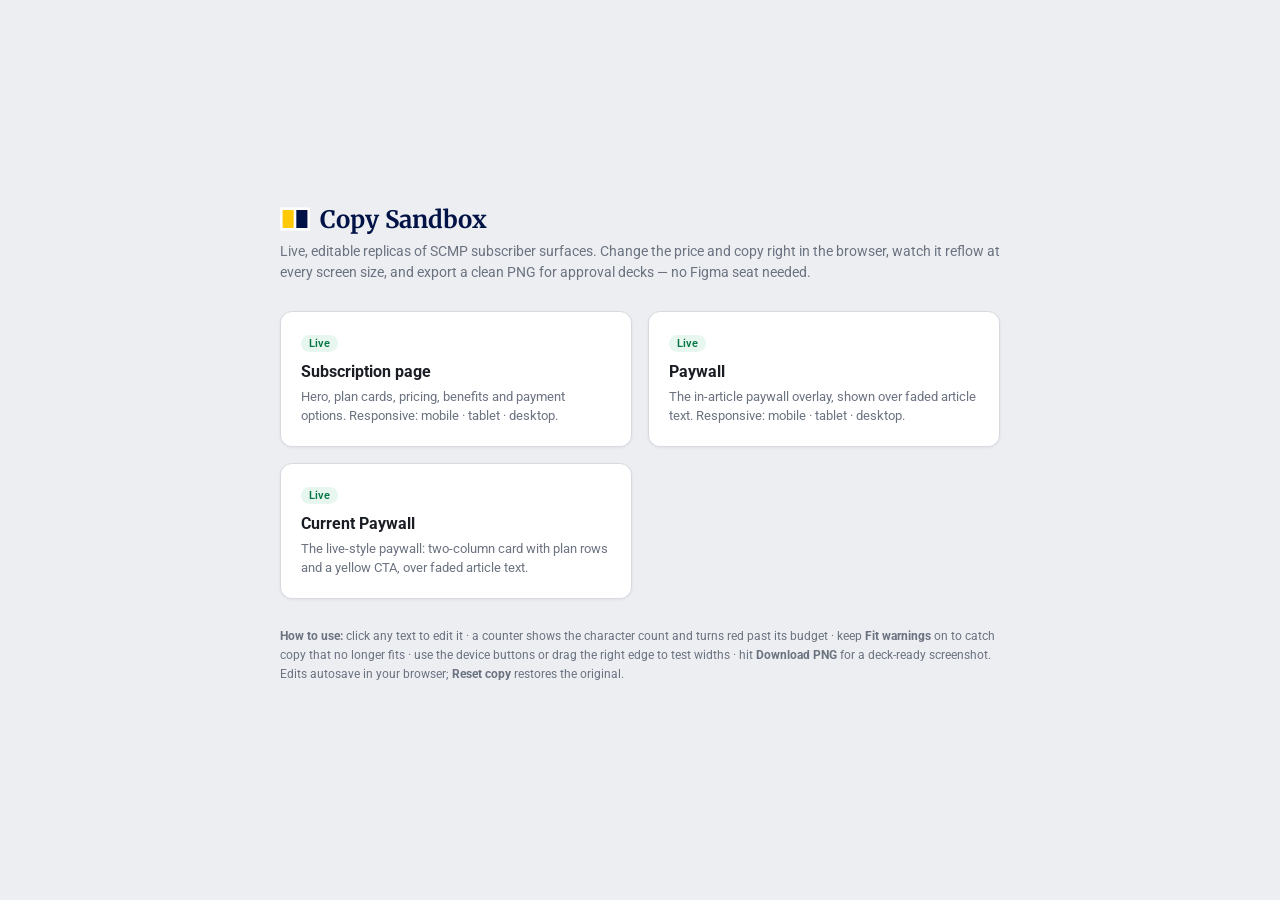
<file: index.html>
<!doctype html>
<html lang="en">
<head>
<meta charset="utf-8" />
<title>SCMP Copy Sandbox</title>
<meta http-equiv="refresh" content="0; url=./copy-sandbox/" />
<link rel="canonical" href="./copy-sandbox/" />
</head>
<body>
<p>Redirecting to the <a href="./copy-sandbox/">SCMP Copy Sandbox</a>…</p>
</body>
</html>
</file>
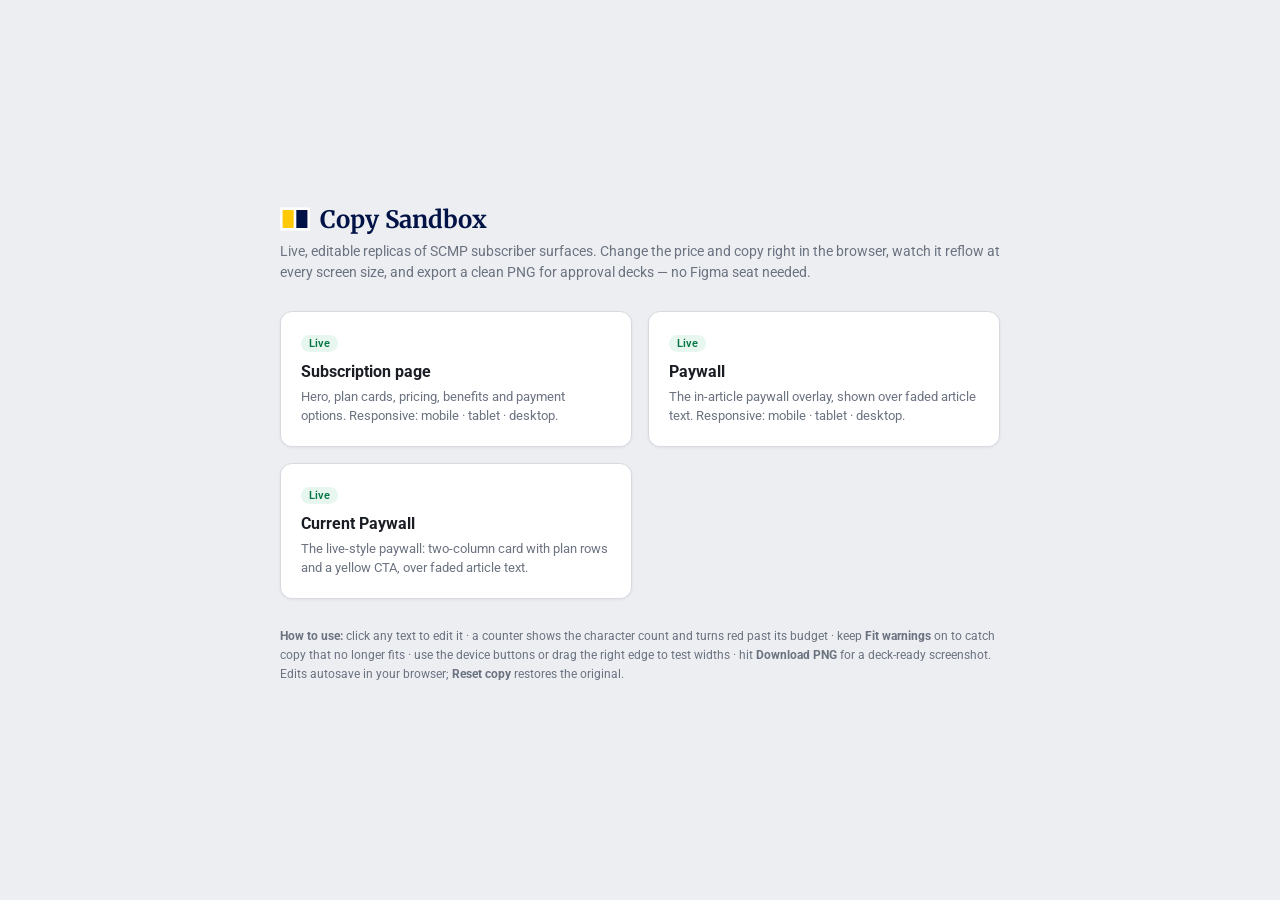
<file: copy-sandbox/index.html>
<!doctype html>
<html lang="en">
<head>
<meta charset="utf-8" />
<meta name="viewport" content="width=device-width, initial-scale=1" />
<title>SCMP Copy Sandbox</title>
<link href="https://fonts.googleapis.com/css2?family=Merriweather:wght@400;700&family=Roboto:wght@400;500;700&display=swap" rel="stylesheet">
<style>
  :root { --navy:#001246; --action:#2c4692; --marigold:#ffca05; --line:#d7dbe0; --muted:#6b7280; }
  * { box-sizing: border-box; }
  body { margin:0; min-height:100vh; background:#eceef1; color:#1a1d24;
    font-family:"Roboto",system-ui,sans-serif; display:flex; align-items:center; justify-content:center; padding:40px 20px; }
  .wrap { max-width: 720px; width:100%; }
  .head { display:flex; align-items:center; gap:10px; margin-bottom:6px; }
  .flag { width:30px; height:30px; display:block; flex:0 0 auto; }
  h1 { font-family:"Merriweather",serif; color:var(--navy); font-size:24px; margin:0; }
  .sub { color:var(--muted); font-size:14px; margin:0 0 28px; line-height:1.5; }
  .grid { display:grid; gap:16px; grid-template-columns:1fr 1fr; }
  @media (max-width:560px){ .grid{ grid-template-columns:1fr; } }
  a.card { display:block; background:#fff; border:1px solid var(--line); border-radius:12px; padding:20px;
    text-decoration:none; color:inherit; box-shadow:0 1px 3px rgba(16,24,40,.06); transition:box-shadow .15s, transform .15s; }
  a.card:hover { box-shadow:0 8px 24px rgba(16,24,40,.12); transform:translateY(-2px); }
  a.card.soon { opacity:.55; pointer-events:none; }
  .card h2 { font-size:16px; margin:0 0 6px; }
  .card p { font-size:13px; color:var(--muted); margin:0; line-height:1.5; }
  .pill { display:inline-block; font-size:11px; font-weight:600; padding:2px 8px; border-radius:20px; margin-bottom:10px; }
  .pill.live { background:#e7f6ee; color:#067647; }
  .pill.soon { background:#eef0f3; color:#6b7280; }
  .note { margin-top:28px; font-size:12px; color:var(--muted); line-height:1.6; }
</style>
</head>
<body>
  <div class="wrap">
    <div class="head"><img class="flag" src="assets/Flag.svg" alt="" /><h1>Copy Sandbox</h1></div>
    <p class="sub">Live, editable replicas of SCMP subscriber surfaces. Change the price and copy right in the browser, watch it reflow at every screen size, and export a clean PNG for approval decks — no Figma seat needed.</p>

    <div class="grid">
      <a class="card" href="subscription.html">
        <span class="pill live">Live</span>
        <h2>Subscription page</h2>
        <p>Hero, plan cards, pricing, benefits and payment options. Responsive: mobile · tablet · desktop.</p>
      </a>
      <a class="card" href="paywall.html">
        <span class="pill live">Live</span>
        <h2>Paywall</h2>
        <p>The in-article paywall overlay, shown over faded article text. Responsive: mobile · tablet · desktop.</p>
      </a>

      <a class="card" href="current-paywall.html">
        <span class="pill live">Live</span>
        <h2>Current Paywall</h2>
        <p>The live-style paywall: two-column card with plan rows and a yellow CTA, over faded article text.</p>
      </a>
    </div>

    <p class="note">
      <b>How to use:</b> click any text to edit it · a counter shows the character count and turns red past its budget ·
      keep <b>Fit warnings</b> on to catch copy that no longer fits · use the device buttons or drag the right edge to test widths ·
      hit <b>Download PNG</b> for a deck-ready screenshot. Edits autosave in your browser; <b>Reset copy</b> restores the original.
    </p>
  </div>
  <script src="js/analytics.js"></script>
</body>
</html>
</file>
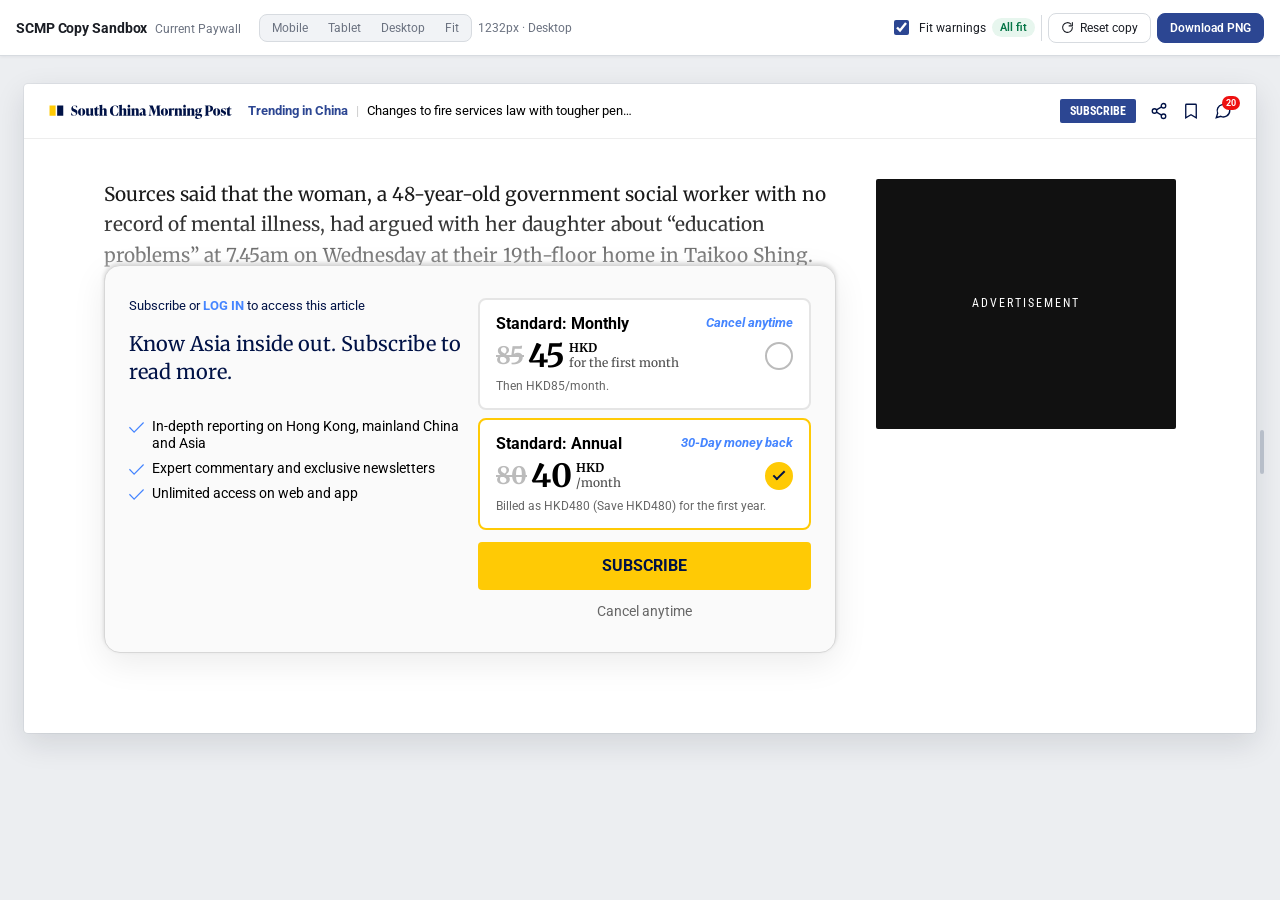
<file: copy-sandbox/current-paywall.html>
<!doctype html>
<html lang="en">
<head>
<meta charset="utf-8" />
<meta name="viewport" content="width=device-width, initial-scale=1" />
<title>SCMP Copy Sandbox — Current Paywall</title>

<link rel="preconnect" href="https://fonts.googleapis.com">
<link rel="preconnect" href="https://fonts.gstatic.com" crossorigin>
<link href="https://fonts.googleapis.com/css2?family=Merriweather:wght@400;700&family=Roboto:ital,wght@0,400;0,500;0,700;1,700&family=Roboto+Condensed:wght@400;700&display=swap" rel="stylesheet">

<link rel="stylesheet" href="css/sandbox-ui.css" />
<link rel="stylesheet" href="assets/marks.css" />

<style>
  /* =========================================================
     Current Paywall — faithful to Figma "Current paywall" (node
     114:1727). Two-column card (heading + benefits / plan rows +
     CTA) with marigold accents, over a faded article.
     Breakpoints: <768 mobile · 768–1023 tablet · ≥1024 desktop
     ========================================================= */
  .pw {
    container-type: inline-size;
    --navy: #001246;
    --marigold: #ffca05;
    --action: #2c4692;
    --dodger: #4585ff;
    --grey250: #cccccc;
    --grey500: #888888;
    --grey700: #666666;
    --whitetwo: #e5e5e5;
    --lightgrey: #bbbbbb;
    --serif: "Merriweather", Georgia, "Times New Roman", serif;
    --sans: "Roboto", system-ui, -apple-system, sans-serif;
    --cond: "Roboto Condensed", "Roboto", sans-serif;
    font-family: var(--sans);
    color: #000;
    background: #fff;
    line-height: 1.3;
  }
  .pw *, .pw *::before, .pw *::after { box-sizing: border-box; }
  .pw p { margin: 0; }

  /* ---------------- slim reading-mode top bar (shared with paywall) ---------------- */
  .pw-top { border-bottom: 1px solid #ededed; }
  .pw-top-inner { display: flex; align-items: center; gap: 16px; min-height: 46px; padding: 0 16px; }
  .pw-logo-img { display: block; height: 15px; width: auto; }
  .pw-crumb { display: none; flex: 1; min-width: 0; align-items: center; gap: 8px; font-size: 13px; overflow: hidden; }
  .pw-crumb .cat { color: var(--action); font-weight: 700; white-space: nowrap; }
  .pw-crumb .sep { color: var(--grey250); }
  .pw-crumb .title { color: #000; white-space: nowrap; overflow: hidden; text-overflow: ellipsis; }
  .pw-top-spacer { flex: 1; }
  .pw-top-right { display: flex; align-items: center; gap: 14px; }
  .pw-subscribe { font-family: var(--cond); font-weight: 700; text-transform: uppercase; font-size: 12px; color: #fff; background: var(--action); border: 0; border-radius: 2px; padding: 5px 10px; }
  .pw-ico { display: none; width: 18px; height: 18px; color: var(--navy); position: relative; }
  .pw-ico svg { width: 100%; height: 100%; display: block; }
  .pw-badge { position: absolute; top: -6px; right: -8px; background: #e11; color: #fff; font-size: 9px; font-weight: 700; border-radius: 10px; padding: 0 4px; line-height: 14px; }
  .pw-burger { display: inline-flex; flex-direction: column; justify-content: space-between; width: 20px; height: 14px; }
  .pw-burger i { height: 2px; background: var(--navy); border-radius: 2px; display: block; }

  /* ---------------- reading area (article + card + ad) ---------------- */
  .pw-stage { max-width: 1120px; margin: 0 auto; padding: 28px 0 64px; display: flex; gap: 40px; align-items: flex-start; }  /* mobile: no side padding → card is full-bleed */
  .pw-main { flex: 1 1 0; min-width: 0; max-width: 480px; margin: 0 auto; position: relative; }  /* mobile content caps at 480, centred */
  .pw-ad { display: none; flex: 0 0 auto; width: 300px; }
  .pw-ad-box { width: 300px; height: 250px; background: #111; color: #fff; display: flex; align-items: center; justify-content: center; font-family: var(--cond); letter-spacing: 2px; font-size: 12px; text-transform: uppercase; border-radius: 2px; }
  .pw-read { position: relative; padding: 0 16px 8px; }   /* article keeps a 16px inset on mobile */
  .pw-para { font-family: var(--serif); font-weight: 400; font-size: 19px; line-height: 1.6; color: #1a1a1a; }
  .pw-read::after { content: ""; position: absolute; left: 0; right: 0; bottom: 0; height: 96px; background: linear-gradient(180deg, rgba(255,255,255,0) 0%, #fff 100%); pointer-events: none; }

  /* ---------------- the current-paywall card ---------------- */
  .cur-card {
    position: relative; z-index: 2; margin-top: -44px;
    background: #fafafa; border: 1px solid #d7d7d7; border-radius: 16px;
    box-shadow: 0 -2px 4px rgba(0,0,0,.15), 0 10px 34px rgba(0,0,0,.08);
    padding: 32px 16px; overflow: hidden;   /* mobile: 16px content padding */
    display: flex; flex-direction: column; gap: 24px;   /* mobile: heading, plans+cta, benefits */
  }
  body.cs-capturing .cur-card { box-shadow: none; margin-top: 0; }

  /* mobile: cur-left "dissolves" so benefits can sit BELOW the plans (order 3) */
  .cur-left { display: contents; }
  .cur-intro { order: 1; display: flex; flex-direction: column; gap: 16px; }
  .cur-plans-col { order: 2; display: flex; flex-direction: column; gap: 12px; }
  .cur-benefits { order: 3; display: flex; flex-direction: column; gap: 8px; margin: 0; padding: 0; list-style: none; }

  .cur-login { font-family: var(--sans); font-size: 13px; color: var(--navy); }
  .cur-login .cur-login-link { color: var(--dodger); font-weight: 700; text-decoration: none; }
  .cur-heading { font-family: var(--serif); font-weight: 400; font-size: 20px; line-height: 1.4; color: var(--navy); margin: 0; }

  .cur-benefits li { display: flex; align-items: flex-start; gap: 8px; }
  .cur-benefits .cur-tick { width: 15px; height: 15px; flex: 0 0 auto; margin-top: 2px; }
  .cur-benefits span { font-family: var(--sans); font-size: 14px; line-height: 1.2; color: #000; }

  /* plan rows */
  .cur-plans { display: flex; flex-direction: column; gap: 8px; }
  .cur-plan {
    background: #fff; border: 2px solid var(--whitetwo); border-radius: 8px;
    padding: 16px; display: flex; flex-direction: column; gap: 8px; cursor: pointer;
  }
  .cur-plan.is-selected { border-color: var(--marigold); }
  .cur-plan-head { display: flex; align-items: flex-start; justify-content: space-between; gap: 8px; }
  .cur-plan-name { font-family: var(--sans); font-weight: 700; font-size: 16px; line-height: 1; color: #000; }
  .cur-plan-note { font-family: var(--sans); font-weight: 700; font-style: italic; font-size: 13px; line-height: 1.1; color: var(--dodger); text-align: right; white-space: nowrap; }

  .cur-fee { display: flex; align-items: center; gap: 4px; width: 100%; }
  .cur-strike { font-family: var(--serif); font-weight: 700; font-size: 24px; color: var(--lightgrey); text-decoration: line-through; }
  .cur-price { font-family: var(--serif); font-weight: 700; font-size: 32px; line-height: 1; color: #000; }
  .cur-unit { flex: 1 1 0; min-width: 0; display: flex; flex-direction: column; gap: 3px; line-height: 1; }
  .cur-unit .u-hkd { font-family: var(--serif); font-weight: 700; font-size: 12px; color: #000; }
  .cur-unit .u-per { font-family: var(--serif); font-weight: 400; font-size: 12px; color: #000; opacity: .7; }
  .cur-radio { width: 28px; height: 28px; border-radius: 50%; border: 2px solid var(--lightgrey); flex: 0 0 auto; position: relative; cursor: pointer; }
  .cur-plan.is-selected .cur-radio { background: var(--marigold); border-color: var(--marigold); }
  .cur-plan.is-selected .cur-radio::after { content: ""; position: absolute; left: 9px; top: 4px; width: 6px; height: 12px; border: solid var(--navy); border-width: 0 2.5px 2.5px 0; transform: rotate(45deg); }
  .cur-plan-fine { font-family: var(--sans); font-weight: 400; font-size: 12px; line-height: 1; color: #000; opacity: .6; }

  .cur-cta {
    width: 100%; border: 0; cursor: default;
    background: var(--marigold); color: var(--navy); border-radius: 4px;
    font-family: var(--sans); font-weight: 700; font-size: 16px; line-height: 1;
    padding: 16px 24px; text-align: center;
  }
  .cur-cancel { font-family: var(--sans); font-size: 14px; color: var(--grey700); text-align: center; cursor: text; }

  /* ================= TABLET + DESKTOP (≥768): two columns ================= */
  @container (min-width: 768px) {
    .pw-top-inner { min-height: 54px; padding: 0 24px; }
    .pw-crumb { display: flex; }
    .pw-burger { display: none; }
    .pw-ico { display: inline-block; }
    .pw-stage { padding: 28px 24px 64px; }   /* tablet/desktop: side padding back */
    .pw-read { padding-inline: 0; }
    .pw-main { max-width: 750px; margin: 0; }   /* tablet/desktop: back to the wide reading column */

    /* two real columns; the left one is a natural flex column so the
       heading → bullets gap is exactly 32px, independent of the plans height */
    .cur-card { flex-direction: row; gap: 16px; align-items: flex-start; padding: 32px 24px; }
    .cur-left { display: flex; flex-direction: column; gap: 32px; flex: 1 1 0; min-width: 0; }
    .cur-intro { order: 0; }
    .cur-plans-col { order: 0; flex: 1 1 0; min-width: 0; }
    .cur-benefits { order: 0; }
  }

  /* ================= DESKTOP (≥1024) ================= */
  @container (min-width: 1024px) {
    .pw-ad { display: block; }
    .pw-stage { padding: 40px 24px 80px; }
  }
</style>
</head>

<body data-surface="current-paywall">

  <!-- ===================== TOOLBAR (not captured) ===================== -->
  <div class="cs-toolbar" data-html2canvas-ignore="true">
    <div class="cs-brand"><b>SCMP Copy Sandbox</b><span>Current Paywall</span></div>

    <div class="cs-group">
      <div class="cs-seg">
        <button data-preset="375">Mobile</button>
        <button data-preset="768">Tablet</button>
        <button data-preset="1280">Desktop</button>
        <button data-preset="full">Fit</button>
      </div>
      <span class="cs-readout" data-width-readout>—</span>
    </div>

    <div class="cs-group cs-group--right">
      <label class="cs-check"><input type="checkbox" data-toggle-warnings checked> Fit warnings</label>
      <span class="cs-warn-count" data-warn-count>All fit</span>
      <div class="cs-sep"></div>
      <button class="cs-btn" data-reset title="Revert all copy back to the original">
        <svg viewBox="0 0 24 24" fill="none" stroke="currentColor" stroke-width="2" stroke-linecap="round" stroke-linejoin="round" aria-hidden="true"><path d="M21 12a9 9 0 1 1-2.64-6.36"/><path d="M21 3v6h-6"/></svg>
        <span data-reset-label>Reset copy</span>
      </button>
      <button class="cs-btn cs-btn--primary" data-download>Download PNG</button>
    </div>
  </div>

  <!-- ===================== STAGE ===================== -->
  <div class="cs-stage" data-stage>
    <div class="cs-canvas-wrap" data-canvas-wrap>
      <div class="cs-canvas pw" data-canvas>

        <!-- slim reading-mode top bar -->
        <header class="pw-top">
          <div class="pw-top-inner">
            <span class="pw-burger"><i></i><i></i><i></i></span>
            <a class="pw-logo" aria-label="South China Morning Post"><svg class="pw-logo-img" viewBox="0 0 294 24" fill="none" xmlns="http://www.w3.org/2000/svg" role="img" aria-label="South China Morning Post"><path fill-rule="evenodd" clip-rule="evenodd" d="M0 21.0631H26.8605V0.063097H0V21.0631Z" fill="white"/><path fill-rule="evenodd" clip-rule="evenodd" d="M2.44186 18.6212H12.2093V2.50496H2.44186V18.6212Z" fill="#FFCA05"/><path fill-rule="evenodd" clip-rule="evenodd" d="M14.6512 18.6212H24.4186V2.50496H14.6512V18.6212Z" fill="#001246"/><path d="M293.519 16.38L293.85 16.7337C292.789 17.9716 291.176 18.8779 289.673 18.8779C287.749 18.8779 286.6 17.9937 286.6 15.5179V8.22317H285.45V7.5158L285.76 7.36106C287.661 6.41053 288.987 5.52632 290.402 3.44843H290.667V7.02948H293.674L293.254 8.22317H290.667V15.4295C290.667 16.4905 291.176 16.9769 292.038 16.9769C292.568 16.9769 293.033 16.7779 293.519 16.38Z" fill="#001246"/><path d="M279.952 18.8779C278.935 18.8779 277.476 18.7011 276.592 18.3474L276.393 14.8105H276.658C277.631 16.579 278.603 18.3032 280.46 18.3032C281.433 18.3032 282.228 17.7947 282.228 16.9105C282.228 15.8937 281.455 15.4074 280.018 14.6558L279.134 14.1916C278.338 13.7716 276.592 12.9095 276.592 10.6105C276.592 8.13475 278.603 6.76422 281.035 6.76422C281.919 6.76422 283.4 6.94106 284.328 7.25054V10.2126H284.063C283.223 8.64317 282.251 7.33896 280.792 7.33896C279.753 7.33896 279.266 7.9358 279.266 8.59896C279.266 9.6158 280.151 10.1242 280.902 10.5221L281.786 10.9863C283.289 11.7821 284.903 12.5558 284.903 14.8326C284.903 17.3526 282.914 18.8779 279.952 18.8779Z" fill="#001246"/><path d="M269.794 18.8779C266.257 18.8779 264.046 16.579 264.046 12.8653C264.046 9.1958 266.345 6.76422 269.838 6.76422C273.375 6.76422 275.585 9.06317 275.585 12.7769C275.585 16.4463 273.286 18.8779 269.794 18.8779ZM269.838 18.3032C271.208 18.3032 271.341 15.8716 271.341 12.8211C271.341 9.90317 271.164 7.33896 269.794 7.33896C268.423 7.33896 268.291 9.77054 268.291 12.8211C268.291 15.739 268.467 18.3032 269.838 18.3032Z" fill="#001246"/><path d="M250.64 2.52001H258.156C262.135 2.52001 264.102 4.37685 264.102 7.16212C264.102 10.3011 262.201 12.3569 258.554 12.3569C257.692 12.3569 256.962 12.1579 256.476 11.9811V15.6063C256.476 17.2421 256.653 18.3474 258.156 18.3474V18.6126H250.64V18.3474C252.143 18.3474 252.232 17.2421 252.232 15.6063V5.52633C252.232 3.89054 252.143 2.78527 250.64 2.78527V2.52001ZM257.625 11.5832C258.863 11.5832 259.858 10.2347 259.858 7.29475C259.858 4.9958 259.173 3.13896 257.515 3.13896H257.316C256.785 3.13896 256.476 3.40422 256.476 3.93475V10.5221C256.476 11.2516 256.785 11.5832 257.625 11.5832Z" fill="#001246"/><path d="M239.074 15.7611H242.832C245.264 15.7611 246.679 16.9769 246.679 18.9221C246.679 21.8842 243.031 23.9179 239.494 23.9179C236.444 23.9179 235.316 22.68 235.316 21.619C235.316 20.2042 236.576 19.6516 237.637 19.3421L238.08 19.2316H238.61C238.367 19.6737 238.234 20.0274 238.234 20.4916C238.234 22.0169 239.45 22.879 241.528 22.879C243.075 22.879 244.313 22.0611 244.313 20.6905C244.313 19.6295 243.584 18.9884 242.103 18.9884H237.947C236.4 18.9884 235.736 18.1263 235.736 16.9326C235.736 15.8053 236.576 14.9874 237.947 14.1916C236.466 13.5726 235.626 12.379 235.626 10.7432C235.626 8.37791 237.483 6.76422 240.401 6.76422C241.263 6.76422 242.014 6.89685 242.655 7.1179L246.679 6.80843L246.259 8.40001L244.313 8.20106C244.866 8.82001 245.153 9.66001 245.153 10.6326C245.153 13.02 243.319 14.6116 240.401 14.6116C239.715 14.6116 239.074 14.5232 238.522 14.3684C238.19 14.6337 238.057 14.7884 238.057 15.12C238.057 15.4737 238.279 15.7611 239.074 15.7611ZM240.401 7.33896C239.207 7.33896 238.986 8.73159 238.986 10.6769C238.986 12.6221 239.207 14.0369 240.401 14.0369C241.594 14.0369 241.793 12.6221 241.793 10.6769C241.793 8.73159 241.594 7.33896 240.401 7.33896Z" fill="#001246"/><path d="M234.026 10.2126V16.1811C234.026 17.5958 234.093 18.3474 234.999 18.3474V18.6126H228.986V18.3474C229.893 18.3474 229.959 17.5958 229.959 16.1811V11.1853C229.959 9.68212 229.782 8.79791 228.544 8.79791C228.146 8.79791 227.572 8.93054 227.085 9.12948V16.1811C227.085 17.5958 227.152 18.3474 228.058 18.3474V18.6126H222.045V18.3474C222.952 18.3474 223.018 17.5958 223.018 16.1811V10.0358C223.018 8.62106 222.642 8.22317 221.891 7.95791V7.69264L226.909 6.80843H227.085V8.51054C228.124 7.5158 229.561 6.76422 231.064 6.76422C233.164 6.76422 234.026 8.00212 234.026 10.2126Z" fill="#001246"/><path d="M218.469 5.57054C217.275 5.57054 216.324 4.62001 216.324 3.42633C216.324 2.27685 217.275 1.32632 218.469 1.32632C219.618 1.32632 220.569 2.27685 220.569 3.42633C220.569 4.62001 219.618 5.57054 218.469 5.57054ZM221.541 18.6126H215.529V18.3474C216.435 18.3474 216.501 17.5958 216.501 16.1811V10.0358C216.501 8.62106 216.126 8.22317 215.374 7.9579V7.69264L220.392 6.80843H220.569V16.1811C220.569 17.5958 220.635 18.3474 221.541 18.3474V18.6126Z" fill="#001246"/><path d="M214.128 10.2126V16.1811C214.128 17.5958 214.195 18.3474 215.101 18.3474V18.6126H209.088V18.3474C209.995 18.3474 210.061 17.5958 210.061 16.1811V11.1853C210.061 9.68212 209.884 8.79791 208.646 8.79791C208.248 8.79791 207.674 8.93054 207.187 9.12948V16.1811C207.187 17.5958 207.254 18.3474 208.16 18.3474V18.6126H202.147V18.3474C203.054 18.3474 203.12 17.5958 203.12 16.1811V10.0358C203.12 8.62106 202.744 8.22317 201.993 7.95791V7.69264L207.01 6.80843H207.187V8.51054C208.226 7.5158 209.663 6.76422 211.166 6.76422C213.266 6.76422 214.128 8.00212 214.128 10.2126Z" fill="#001246"/><path d="M200.962 6.76422C201.249 6.76422 201.559 6.83054 201.89 6.94106L201.117 10.3895H200.896C200.255 9.54948 199.591 9.1958 198.84 9.1958C198.486 9.1958 198.088 9.28422 197.735 9.46106V16.1811C197.735 17.5958 197.801 18.3474 198.707 18.3474V18.6126H192.695V18.3474C193.601 18.3474 193.667 17.5958 193.667 16.1811V10.0358C193.667 8.62106 193.291 8.22317 192.54 7.95791V7.69264L197.558 6.80843H197.735V8.79791C198.707 7.47159 199.746 6.76422 200.962 6.76422Z" fill="#001246"/><path d="M186.25 18.8779C182.714 18.8779 180.503 16.579 180.503 12.8653C180.503 9.1958 182.802 6.76422 186.295 6.76422C189.832 6.76422 192.042 9.06317 192.042 12.7769C192.042 16.4463 189.743 18.8779 186.25 18.8779ZM186.295 18.3032C187.665 18.3032 187.798 15.8716 187.798 12.8211C187.798 9.90317 187.621 7.33896 186.25 7.33896C184.88 7.33896 184.747 9.77054 184.747 12.8211C184.747 15.739 184.924 18.3032 186.295 18.3032Z" fill="#001246"/><path d="M178.442 5.39369L179.016 15.739C179.105 17.3747 179.193 18.3474 180.696 18.3474V18.6126H173.335V18.3474C174.838 18.3474 174.927 17.3747 174.838 15.739L174.242 4.97369L169.776 18.6126H169.246L163.963 4.88527L163.498 13.5284C163.344 16.5126 164.139 18.259 165.422 18.3474V18.6126H161.001V18.3474C162.194 18.2148 162.592 16.4905 162.747 13.5284L163.189 5.08422C163.277 3.51475 162.526 2.96212 161.597 2.78527V2.52001H167.566L171.125 12.1358L174.286 2.52001H180.033V2.78527C178.53 2.9179 178.353 3.7579 178.442 5.39369Z" fill="#001246"/><path d="M157.275 16.7779L157.584 17.0653C157.231 17.6179 156.214 18.8779 154.357 18.8779C152.832 18.8779 152.345 18.06 152.213 17.2863C151.483 18.2369 150.179 18.8779 148.897 18.8779C147.327 18.8779 146.288 17.9495 146.288 16.4463C146.288 14.6337 147.482 13.3737 150.046 12.6663L151.992 12.1358V11.0526C151.992 10.4337 151.992 8.53264 150.024 8.53264C148.698 8.53264 147.659 9.41685 147.084 10.4337L146.642 10.2569C147.372 8.00212 149.427 6.76422 151.903 6.76422C154.423 6.76422 155.926 8.26738 155.926 10.8758V15.739C155.926 16.4684 155.926 17.0653 156.567 17.0653C156.833 17.0653 157.098 16.9547 157.275 16.7779ZM151.174 17.1537C151.439 17.1537 151.726 17.0432 151.992 16.8221V12.7105L151.594 12.8874C150.267 13.4621 149.958 14.0369 149.958 15.3632C149.958 16.6011 150.555 17.1537 151.174 17.1537Z" fill="#001246"/><path d="M145.065 10.2126V16.1811C145.065 17.5958 145.131 18.3474 146.038 18.3474V18.6126H140.025V18.3474C140.931 18.3474 140.998 17.5958 140.998 16.1811V11.1853C140.998 9.68212 140.821 8.79791 139.583 8.79791C139.185 8.79791 138.61 8.93054 138.124 9.12948V16.1811C138.124 17.5958 138.19 18.3474 139.096 18.3474V18.6126H133.084V18.3474C133.99 18.3474 134.056 17.5958 134.056 16.1811V10.0358C134.056 8.62106 133.681 8.22317 132.929 7.95791V7.69264L137.947 6.80843H138.124V8.51054C139.163 7.5158 140.6 6.76422 142.103 6.76422C144.203 6.76422 145.065 8.00212 145.065 10.2126Z" fill="#001246"/><path d="M129.507 5.57054C128.313 5.57054 127.363 4.62001 127.363 3.42633C127.363 2.27685 128.313 1.32632 129.507 1.32632C130.657 1.32632 131.607 2.27685 131.607 3.42633C131.607 4.62001 130.657 5.57054 129.507 5.57054ZM132.58 18.6126H126.567V18.3474C127.473 18.3474 127.54 17.5958 127.54 16.1811V10.0358C127.54 8.62106 127.164 8.22317 126.412 7.9579V7.69264L131.43 6.80843H131.607V16.1811C131.607 17.5958 131.673 18.3474 132.58 18.3474V18.6126Z" fill="#001246"/><path d="M125.166 10.2126V16.1811C125.166 17.5958 125.232 18.3474 126.138 18.3474V18.6126H120.126V18.3474C121.032 18.3474 121.098 17.5958 121.098 16.1811V11.1853C121.098 9.68212 120.921 8.7979 119.684 8.7979C119.286 8.7979 118.711 8.93054 118.225 9.12948V16.1811C118.225 17.5958 118.291 18.3474 119.197 18.3474V18.6126H113.185V18.3474C114.091 18.3474 114.157 17.5958 114.157 16.1811V4.37685C114.157 2.96212 113.781 2.56422 113.03 2.29896V2.03369L118.048 1.32632H118.225V8.51054C119.264 7.5158 120.7 6.76422 122.204 6.76422C124.304 6.76422 125.166 8.00212 125.166 10.2126Z" fill="#001246"/><path d="M107.319 18.8779C102.234 18.8779 99.1397 15.6947 99.1397 10.6105C99.1397 5.68106 102.632 2.25475 107.319 2.25475C109.264 2.25475 111.077 2.87369 112.138 3.40422L112.27 7.71475H112.005C110.878 5.01791 109.529 2.87369 107.23 2.87369C104.489 2.87369 103.649 5.94633 103.649 10.5442C103.649 15.2305 104.71 18.259 107.23 18.259C109.529 18.259 110.944 16.0484 112.359 12.9537H112.624L112.093 17.8611C111.032 18.3032 109.264 18.8779 107.319 18.8779Z" fill="#001246"/><path d="M93.7641 10.2126V16.1811C93.7641 17.5958 93.8304 18.3474 94.7368 18.3474V18.6126H88.7241V18.3474C89.6304 18.3474 89.6967 17.5958 89.6967 16.1811V11.1853C89.6967 9.68212 89.5199 8.7979 88.282 8.7979C87.8841 8.7979 87.3094 8.93054 86.8231 9.12948V16.1811C86.8231 17.5958 86.8894 18.3474 87.7957 18.3474V18.6126H81.7831V18.3474C82.6894 18.3474 82.7557 17.5958 82.7557 16.1811V4.37685C82.7557 2.96212 82.3799 2.56422 81.6283 2.29896V2.03369L86.6462 1.32632H86.8231V8.51054C87.862 7.5158 89.2989 6.76422 90.802 6.76422C92.902 6.76422 93.7641 8.00212 93.7641 10.2126Z" fill="#001246"/><path d="M81.6062 16.38L81.9378 16.7337C80.8767 17.9716 79.2631 18.8779 77.7599 18.8779C75.8367 18.8779 74.6873 17.9937 74.6873 15.5179V8.22317H73.5378V7.5158L73.8473 7.36106C75.7483 6.41053 77.0746 5.52632 78.4894 3.44843H78.7546V7.02948H81.761L81.341 8.22317H78.7546V15.4295C78.7546 16.4905 79.2631 16.9769 80.1252 16.9769C80.6557 16.9769 81.1199 16.7779 81.6062 16.38Z" fill="#001246"/><path d="M72.1179 6.80843V15.6505C72.1179 17.0653 72.4937 17.6842 73.2453 17.9495V18.2147L68.7358 18.8779H68.5589L68.1389 17.0432C67.0779 18.0821 65.6189 18.8779 64.0716 18.8779C61.9716 18.8779 61.1095 17.64 61.1095 15.4295V9.54948C61.1095 8.13475 60.6895 7.60422 59.9379 7.33896V7.07369L65 6.80843H65.1768V14.4569C65.1768 15.96 65.3537 16.8442 66.5916 16.8442C66.9895 16.8442 67.5642 16.7116 68.0505 16.5126V9.54948C68.0505 8.13475 67.6305 7.60422 66.8789 7.33896V7.07369L71.941 6.80843H72.1179Z" fill="#001246"/><path d="M53.8011 18.8779C50.2642 18.8779 48.0537 16.579 48.0537 12.8653C48.0537 9.1958 50.3527 6.76422 53.8453 6.76422C57.3821 6.76422 59.5927 9.06317 59.5927 12.7769C59.5927 16.4463 57.2937 18.8779 53.8011 18.8779ZM53.8453 18.3032C55.2158 18.3032 55.3484 15.8716 55.3484 12.8211C55.3484 9.90317 55.1716 7.33896 53.8011 7.33896C52.4306 7.33896 52.2979 9.77054 52.2979 12.8211C52.2979 15.739 52.4748 18.3032 53.8453 18.3032Z" fill="#001246"/><path d="M41.5194 18.8779C40.2594 18.8779 38.2257 18.5463 37.1204 18.1926L36.9436 13.6611H37.2088C38.4467 16.4463 39.6625 18.259 42.0057 18.259C43.7299 18.259 44.6583 17.2642 44.6583 15.7611C44.6583 14.0147 43.2436 13.2853 41.5194 12.4895L40.3257 11.9369C39.353 11.4947 37.3194 10.4337 37.3194 7.40527C37.3194 4.44317 39.2867 2.25475 42.3152 2.25475C43.5309 2.25475 45.4983 2.60843 46.5594 2.9179V6.58738H46.2941C44.8794 4.1558 43.9067 2.87369 42.072 2.87369C40.5025 2.87369 39.8173 3.82422 39.8173 5.19475C39.8173 6.72001 40.812 7.27264 42.3152 7.95791L43.5088 8.51054C45.4099 9.39475 47.1562 10.4558 47.1562 13.3295C47.1562 16.6011 44.813 18.8779 41.5194 18.8779Z" fill="#001246"/></svg></a>
            <nav class="pw-crumb">
              <span class="cat">Trending in China</span>
              <span class="sep">|</span>
              <span class="title">Changes to fire services law with tougher penalties set for public consultation</span>
            </nav>
            <span class="pw-top-spacer"></span>
            <div class="pw-top-right">
              <button class="pw-subscribe">Subscribe</button>
              <span class="pw-ico"><svg viewBox="0 0 24 24" fill="none" stroke="currentColor" stroke-width="1.8"><circle cx="18" cy="5" r="3"/><circle cx="6" cy="12" r="3"/><circle cx="18" cy="19" r="3"/><path d="M8.6 13.5l6.8 4M15.4 6.5l-6.8 4"/></svg></span>
              <span class="pw-ico"><svg viewBox="0 0 24 24" fill="none" stroke="currentColor" stroke-width="1.8"><path d="M6 3h12a1 1 0 0 1 1 1v17l-7-4-7 4V4a1 1 0 0 1 1-1z"/></svg></span>
              <span class="pw-ico"><svg viewBox="0 0 24 24" fill="none" stroke="currentColor" stroke-width="1.8"><path d="M21 11.5a8.4 8.4 0 0 1-11.9 7.6L3 21l1.9-6A8.4 8.4 0 1 1 21 11.5z"/></svg><span class="pw-badge">20</span></span>
            </div>
          </div>
        </header>

        <!-- reading area -->
        <div class="pw-stage">
          <div class="pw-main">
            <div class="pw-read">
              <p class="pw-para">Sources said that the woman, a 48-year-old government social worker with no record of mental illness, had argued with her daughter about “education problems” at 7.45am on Wednesday at their 19th-floor home in Taikoo Shing. The woman returned to her bedroom and jumped to her death at around 9am.</p>
            </div>

            <!-- the current-paywall card (Download PNG captures just this, transparent bg) -->
            <div class="cur-card" data-export>
              <div class="cur-left">
              <div class="cur-intro">
                <p class="cur-login editable" data-label="Access line"><span>Subscribe or </span><a class="cur-login-link">LOG IN</a><span> to access this article</span></p>
                <h1 class="cur-heading editable" data-label="Heading" data-maxlen="125">Know Asia inside out. Subscribe to read more.</h1>
              </div>

              <ul class="cur-benefits">
                <li><svg class="cur-tick" viewBox="0 0 16.5 16.5" aria-hidden="true"><path d="M15.5819 2.25L16.5 3.18746L6.10507 13.7978L5.63993 14.25L0 8.4932L0.918083 7.55572L5.65113 12.3869L15.5819 2.25Z" fill="#4585ff"/></svg><span class="editable" data-label="Benefit 1" data-maxlen="90">In-depth reporting on Hong Kong, mainland China and Asia</span></li>
                <li><svg class="cur-tick" viewBox="0 0 16.5 16.5" aria-hidden="true"><path d="M15.5819 2.25L16.5 3.18746L6.10507 13.7978L5.63993 14.25L0 8.4932L0.918083 7.55572L5.65113 12.3869L15.5819 2.25Z" fill="#4585ff"/></svg><span class="editable" data-label="Benefit 2" data-maxlen="90">Expert commentary and exclusive newsletters</span></li>
                <li><svg class="cur-tick" viewBox="0 0 16.5 16.5" aria-hidden="true"><path d="M15.5819 2.25L16.5 3.18746L6.10507 13.7978L5.63993 14.25L0 8.4932L0.918083 7.55572L5.65113 12.3869L15.5819 2.25Z" fill="#4585ff"/></svg><span class="editable" data-label="Benefit 3" data-maxlen="90">Unlimited access on web and app</span></li>
              </ul>
              </div><!-- /cur-left -->

              <div class="cur-plans-col">
                <div class="cur-plans">
                  <!-- Monthly -->
                  <div class="cur-plan">
                    <div class="cur-plan-head">
                      <span class="cur-plan-name editable" data-label="Monthly · name" data-single>Standard: Monthly</span>
                      <span class="cur-plan-note editable" data-label="Monthly · note" data-maxlen="24" data-single>Cancel anytime</span>
                    </div>
                    <div class="cur-fee">
                      <span class="cur-strike editable" data-label="Monthly · was" data-single>85</span>
                      <span class="cur-price editable" data-label="Monthly · price" data-single>45</span>
                      <span class="cur-unit">
                        <span class="u-hkd editable" data-label="Monthly · currency" data-single>HKD</span>
                        <span class="u-per editable" data-label="Monthly · period" data-single>for the first month</span>
                      </span>
                      <span class="cur-radio"></span>
                    </div>
                    <p class="cur-plan-fine editable" data-label="Monthly · fine print" data-maxlen="60">Then HKD85/month.</p>
                  </div>
                  <!-- Annual (selected) -->
                  <div class="cur-plan is-selected">
                    <div class="cur-plan-head">
                      <span class="cur-plan-name editable" data-label="Annual · name" data-single>Standard: Annual</span>
                      <span class="cur-plan-note editable" data-label="Annual · note" data-maxlen="24" data-single>30-Day money back</span>
                    </div>
                    <div class="cur-fee">
                      <span class="cur-strike editable" data-label="Annual · was" data-single>80</span>
                      <span class="cur-price editable" data-label="Annual · price" data-single>40</span>
                      <span class="cur-unit">
                        <span class="u-hkd editable" data-label="Annual · currency" data-single>HKD</span>
                        <span class="u-per editable" data-label="Annual · period" data-single>/month</span>
                      </span>
                      <span class="cur-radio"></span>
                    </div>
                    <p class="cur-plan-fine editable" data-label="Annual · fine print" data-maxlen="70">Billed as HKD480 (Save HKD480) for the first year.</p>
                  </div>
                </div>

                <button class="cur-cta editable" data-label="CTA button" data-single>SUBSCRIBE</button>
                <p class="cur-cancel editable" data-label="Cancel line" data-single>Cancel anytime</p>
              </div>
            </div>
          </div>

          <aside class="pw-ad"><div class="pw-ad-box">Advertisement</div></aside>
        </div>

      </div><!-- /canvas -->
      <div class="cs-resize" data-resize data-html2canvas-ignore="true" title="Drag to resize"></div>
    </div>
  </div>

  <script src="vendor/html2canvas.min.js"></script>
  <script src="js/analytics.js"></script>
  <script src="js/sandbox.js"></script>

  <!-- plan selection (toggle marigold border + tick; no dynamic CTA on this design) -->
  <script>
  (function () {
    var canvas = document.querySelector('[data-canvas]');
    var plans = Array.prototype.slice.call(canvas.querySelectorAll('.cur-plan'));
    plans.forEach(function (plan) {
      plan.addEventListener('click', function (e) {
        if (e.target.closest('.editable')) return;
        plans.forEach(function (p) { p.classList.toggle('is-selected', p === plan); });
      });
    });
  })();
  </script>
</body>
</html>
</file>
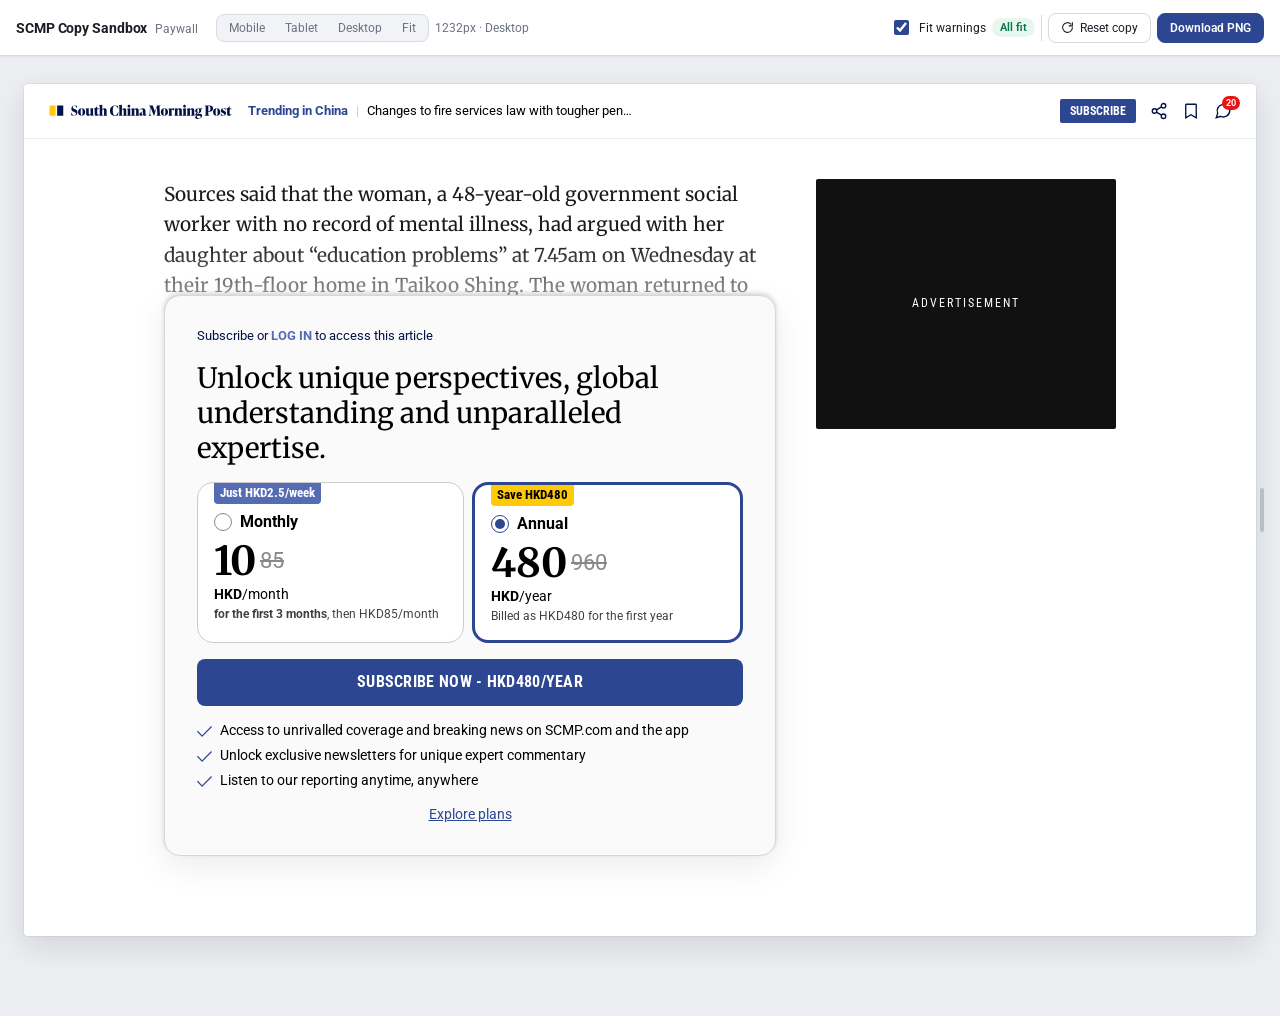
<file: copy-sandbox/paywall.html>
<!doctype html>
<html lang="en">
<head>
<meta charset="utf-8" />
<meta name="viewport" content="width=device-width, initial-scale=1" />
<title>SCMP Copy Sandbox — Paywall</title>

<link rel="preconnect" href="https://fonts.googleapis.com">
<link rel="preconnect" href="https://fonts.gstatic.com" crossorigin>
<link href="https://fonts.googleapis.com/css2?family=Merriweather:wght@400;700&family=Roboto:wght@400;500;700&family=Roboto+Condensed:wght@400;700&display=swap" rel="stylesheet">

<link rel="stylesheet" href="css/sandbox-ui.css" />
<link rel="stylesheet" href="assets/marks.css" />

<style>
  /* =========================================================
     Paywall — faithful to Figma "Paywall" (node 67:2420),
     shown over a faded article. Plan-card sub-component is the
     same as the subscription page. Responsive via container
     queries.  Breakpoints: <768 mobile · 768–1023 tablet · ≥1024 desktop
     ========================================================= */
  .pw {
    container-type: inline-size;
    --navy: #001246;
    --marigold: #ffca05;
    --action: #2c4692;
    --light-action: #556bb4;
    --grey250: #cccccc;
    --grey500: #888888;
    --grey700: #666666;
    --grey800: #404040;
    --serif: "Merriweather", Georgia, "Times New Roman", serif;
    --sans: "Roboto", system-ui, -apple-system, sans-serif;
    --cond: "Roboto Condensed", "Roboto", sans-serif;
    font-family: var(--sans);
    color: #000;
    background: #fff;
    line-height: 1.3;
  }
  .pw *, .pw *::before, .pw *::after { box-sizing: border-box; }
  .pw p { margin: 0; }

  /* ---------------- slim reading-mode top bar ---------------- */
  .pw-top { border-bottom: 1px solid #ededed; }
  .pw-top-inner { display: flex; align-items: center; gap: 16px; min-height: 46px; padding: 0 16px; }
  .pw-logo-img { display: block; height: 15px; width: auto; }
  .pw-crumb { display: none; flex: 1; min-width: 0; align-items: center; gap: 8px; font-size: 13px; overflow: hidden; }
  .pw-crumb .cat { color: var(--action); font-weight: 700; white-space: nowrap; }
  .pw-crumb .sep { color: var(--grey250); }
  .pw-crumb .title { color: #000; white-space: nowrap; overflow: hidden; text-overflow: ellipsis; }
  .pw-top-spacer { flex: 1; }
  .pw-top-right { display: flex; align-items: center; gap: 14px; }
  .pw-subscribe { font-family: var(--cond); font-weight: 700; text-transform: uppercase; font-size: 12px; color: #fff; background: var(--action); border: 0; border-radius: 2px; padding: 5px 10px; }
  .pw-ico { display: none; width: 18px; height: 18px; color: var(--navy); position: relative; }
  .pw-ico svg { width: 100%; height: 100%; display: block; }
  .pw-badge { position: absolute; top: -6px; right: -8px; background: #e11; color: #fff; font-size: 9px; font-weight: 700; border-radius: 10px; padding: 0 4px; line-height: 14px; }
  .pw-burger { display: inline-flex; flex-direction: column; justify-content: space-between; width: 20px; height: 14px; }
  .pw-burger i { height: 2px; background: var(--navy); border-radius: 2px; display: block; }

  /* ---------------- reading area (article + card + ad) ---------------- */
  .pw-stage { max-width: 1000px; margin: 0 auto; padding: 28px 16px 64px; display: flex; gap: 40px; align-items: flex-start; }
  .pw-main { flex: 1 1 0; min-width: 0; max-width: 658px; position: relative; }
  .pw-ad { display: none; flex: 0 0 auto; width: 300px; }
  .pw-ad-box { width: 300px; height: 250px; background: #111; color: #fff; display: flex; align-items: center; justify-content: center; font-family: var(--cond); letter-spacing: 2px; font-size: 12px; text-transform: uppercase; border-radius: 2px; }

  /* article body text, fading out at the bottom */
  .pw-read { position: relative; padding-bottom: 8px; }
  .pw-para { font-family: var(--serif); font-weight: 400; font-size: 19px; line-height: 1.6; color: #1a1a1a; }
  .pw-read::after { content: ""; position: absolute; left: 0; right: 0; bottom: 0; height: 96px; background: linear-gradient(180deg, rgba(255,255,255,0) 0%, #fff 100%); pointer-events: none; }

  /* ---------------- the paywall card ---------------- */
  .pw-card {
    position: relative; z-index: 2; margin-top: -44px;
    background: #fafafa; border: 1px solid #d7d7d7; border-radius: 16px;
    box-shadow: 0 -2px 4px rgba(0,0,0,.15), 0 10px 34px rgba(0,0,0,.08);
    padding: 24px 16px; display: flex; flex-direction: column; align-items: center; gap: 16px; overflow: hidden;
  }
  /* when exporting the card on its own, drop the overlay shadow + overlap so it's a clean asset */
  body.cs-capturing .pw-card { box-shadow: none; margin-top: 0; }
  /* access line + heading are centred on mobile, left-aligned from tablet up */
  .pw-login { font-family: var(--sans); font-size: 13px; color: var(--navy); width: 100%; text-align: center; }
  .pw-login .pw-login-link { color: var(--light-action); font-weight: 700; text-decoration: none; }
  .pw-heading { font-family: var(--serif); font-weight: 400; font-size: 20px; line-height: 1.25; color: #000; width: 100%; margin: 0; text-align: center; }

  /* ---- shared plan-card sub-component (same as subscription page) ---- */
  .scmp-cards { display: flex; gap: 8px; align-items: stretch; width: 100%; }
  .scmp-card {
    position: relative; flex: 1 1 0; min-width: 0; cursor: pointer;
    background: #fff; border: 1px solid var(--grey250); border-radius: 16px;
    padding: 0 16px 16px; display: flex; flex-direction: column; gap: 8px;
  }
  .scmp-card.is-selected { border: 3px solid var(--action); }
  .scmp-tag {
    align-self: flex-start; margin-left: 0;
    font-family: var(--cond); font-weight: 700; font-size: 13px; line-height: 1.3;
    color: #fff; background: var(--light-action);
    padding: 2px 6px; border-radius: 0 0 4px 4px;
  }
  .scmp-tag.tag--save { background: var(--marigold); color: #000; }
  .scmp-tier { display: flex; align-items: center; gap: 8px; }
  .scmp-radio { width: 18px; height: 18px; border-radius: 50%; border: 1.5px solid var(--grey500); flex: 0 0 auto; position: relative; cursor: pointer; }
  .scmp-radio.on { border-color: var(--action); }
  .scmp-radio.on::after { content: ""; position: absolute; inset: 3px; border-radius: 50%; background: var(--action); }
  .scmp-tier-name { font-family: var(--sans); font-weight: 700; font-size: 16px; color: #000; }
  .scmp-price-group { display: flex; flex-direction: column; gap: 4px; }
  .scmp-price-row { display: flex; align-items: flex-start; gap: 4px; }
  .scmp-price { font-family: var(--serif); font-weight: 700; font-size: 40px; line-height: 1; color: #000; }
  .scmp-strike { font-family: var(--sans); font-weight: 400; font-size: 22px; color: var(--grey500); text-decoration: line-through; margin-top: 6px; }
  .scmp-unit { font-family: var(--sans); font-size: 14px; line-height: 1.3; color: #000; }
  .scmp-unit b { font-weight: 700; }
  .scmp-fine { font-family: var(--sans); font-weight: 400; font-size: 12px; line-height: 1.3; color: var(--grey800); }
  .scmp-fine b { font-weight: 700; }

  /* CTA */
  .scmp-cta {
    width: 100%; border: 0; cursor: default;
    background: var(--action); color: #fff; border-radius: 8px;
    font-family: var(--cond); font-weight: 700; text-transform: uppercase;
    font-size: 16px; letter-spacing: .3px; line-height: 1.4; padding: 12px 16px; text-align: center;
  }
  .cta-price { pointer-events: none; }

  /* benefits (blue ticks) */
  .pw-benefits { list-style: none; margin: 0; padding: 0; display: flex; flex-direction: column; gap: 8px; width: 100%; }
  .pw-benefits li { display: flex; align-items: flex-start; gap: 8px; }
  .pw-benefits .pw-tick { width: 15px; height: 15px; flex: 0 0 auto; margin-top: 2px; }
  .pw-benefits span { font-family: var(--sans); font-size: 14px; line-height: 1.2; color: #000; }

  .pw-explore { font-family: var(--sans); font-size: 14px; color: var(--action); text-decoration: underline; text-align: center; cursor: text; }

  /* ================= TABLET (≥768) ================= */
  @container (min-width: 768px) {
    .pw-top-inner { min-height: 54px; padding: 0 24px; }
    .pw-crumb { display: flex; }
    .pw-burger { display: none; }
    .pw-ico { display: inline-block; }
    .pw-heading { font-size: 28px; }
    .pw-login, .pw-heading { text-align: left; }
    .pw-card { padding: 32px 24px; }
  }

  /* ================= DESKTOP (≥1024) ================= */
  @container (min-width: 1024px) {
    .pw-ad { display: block; }
    .pw-stage { padding: 40px 24px 80px; }
    .pw-card { padding: 32px; }
  }
</style>
</head>

<body data-surface="paywall">

  <!-- ===================== TOOLBAR (not captured) ===================== -->
  <div class="cs-toolbar" data-html2canvas-ignore="true">
    <div class="cs-brand"><b>SCMP Copy Sandbox</b><span>Paywall</span></div>

    <div class="cs-group">
      <div class="cs-seg">
        <button data-preset="375">Mobile</button>
        <button data-preset="768">Tablet</button>
        <button data-preset="1280">Desktop</button>
        <button data-preset="full">Fit</button>
      </div>
      <span class="cs-readout" data-width-readout>—</span>
    </div>

    <div class="cs-group cs-group--right">
      <label class="cs-check"><input type="checkbox" data-toggle-warnings checked> Fit warnings</label>
      <span class="cs-warn-count" data-warn-count>All fit</span>
      <div class="cs-sep"></div>
      <button class="cs-btn" data-reset title="Revert all copy back to the original">
        <svg viewBox="0 0 24 24" fill="none" stroke="currentColor" stroke-width="2" stroke-linecap="round" stroke-linejoin="round" aria-hidden="true"><path d="M21 12a9 9 0 1 1-2.64-6.36"/><path d="M21 3v6h-6"/></svg>
        <span data-reset-label>Reset copy</span>
      </button>
      <button class="cs-btn cs-btn--primary" data-download>Download PNG</button>
    </div>
  </div>

  <!-- ===================== STAGE ===================== -->
  <div class="cs-stage" data-stage>
    <div class="cs-canvas-wrap" data-canvas-wrap>
      <div class="cs-canvas pw" data-canvas>

        <!-- slim reading-mode top bar -->
        <header class="pw-top">
          <div class="pw-top-inner">
            <span class="pw-burger"><i></i><i></i><i></i></span>
            <a class="pw-logo" aria-label="South China Morning Post"><svg class="pw-logo-img" viewBox="0 0 294 24" fill="none" xmlns="http://www.w3.org/2000/svg" role="img" aria-label="South China Morning Post"><path fill-rule="evenodd" clip-rule="evenodd" d="M0 21.0631H26.8605V0.063097H0V21.0631Z" fill="white"/><path fill-rule="evenodd" clip-rule="evenodd" d="M2.44186 18.6212H12.2093V2.50496H2.44186V18.6212Z" fill="#FFCA05"/><path fill-rule="evenodd" clip-rule="evenodd" d="M14.6512 18.6212H24.4186V2.50496H14.6512V18.6212Z" fill="#001246"/><path d="M293.519 16.38L293.85 16.7337C292.789 17.9716 291.176 18.8779 289.673 18.8779C287.749 18.8779 286.6 17.9937 286.6 15.5179V8.22317H285.45V7.5158L285.76 7.36106C287.661 6.41053 288.987 5.52632 290.402 3.44843H290.667V7.02948H293.674L293.254 8.22317H290.667V15.4295C290.667 16.4905 291.176 16.9769 292.038 16.9769C292.568 16.9769 293.033 16.7779 293.519 16.38Z" fill="#001246"/><path d="M279.952 18.8779C278.935 18.8779 277.476 18.7011 276.592 18.3474L276.393 14.8105H276.658C277.631 16.579 278.603 18.3032 280.46 18.3032C281.433 18.3032 282.228 17.7947 282.228 16.9105C282.228 15.8937 281.455 15.4074 280.018 14.6558L279.134 14.1916C278.338 13.7716 276.592 12.9095 276.592 10.6105C276.592 8.13475 278.603 6.76422 281.035 6.76422C281.919 6.76422 283.4 6.94106 284.328 7.25054V10.2126H284.063C283.223 8.64317 282.251 7.33896 280.792 7.33896C279.753 7.33896 279.266 7.9358 279.266 8.59896C279.266 9.6158 280.151 10.1242 280.902 10.5221L281.786 10.9863C283.289 11.7821 284.903 12.5558 284.903 14.8326C284.903 17.3526 282.914 18.8779 279.952 18.8779Z" fill="#001246"/><path d="M269.794 18.8779C266.257 18.8779 264.046 16.579 264.046 12.8653C264.046 9.1958 266.345 6.76422 269.838 6.76422C273.375 6.76422 275.585 9.06317 275.585 12.7769C275.585 16.4463 273.286 18.8779 269.794 18.8779ZM269.838 18.3032C271.208 18.3032 271.341 15.8716 271.341 12.8211C271.341 9.90317 271.164 7.33896 269.794 7.33896C268.423 7.33896 268.291 9.77054 268.291 12.8211C268.291 15.739 268.467 18.3032 269.838 18.3032Z" fill="#001246"/><path d="M250.64 2.52001H258.156C262.135 2.52001 264.102 4.37685 264.102 7.16212C264.102 10.3011 262.201 12.3569 258.554 12.3569C257.692 12.3569 256.962 12.1579 256.476 11.9811V15.6063C256.476 17.2421 256.653 18.3474 258.156 18.3474V18.6126H250.64V18.3474C252.143 18.3474 252.232 17.2421 252.232 15.6063V5.52633C252.232 3.89054 252.143 2.78527 250.64 2.78527V2.52001ZM257.625 11.5832C258.863 11.5832 259.858 10.2347 259.858 7.29475C259.858 4.9958 259.173 3.13896 257.515 3.13896H257.316C256.785 3.13896 256.476 3.40422 256.476 3.93475V10.5221C256.476 11.2516 256.785 11.5832 257.625 11.5832Z" fill="#001246"/><path d="M239.074 15.7611H242.832C245.264 15.7611 246.679 16.9769 246.679 18.9221C246.679 21.8842 243.031 23.9179 239.494 23.9179C236.444 23.9179 235.316 22.68 235.316 21.619C235.316 20.2042 236.576 19.6516 237.637 19.3421L238.08 19.2316H238.61C238.367 19.6737 238.234 20.0274 238.234 20.4916C238.234 22.0169 239.45 22.879 241.528 22.879C243.075 22.879 244.313 22.0611 244.313 20.6905C244.313 19.6295 243.584 18.9884 242.103 18.9884H237.947C236.4 18.9884 235.736 18.1263 235.736 16.9326C235.736 15.8053 236.576 14.9874 237.947 14.1916C236.466 13.5726 235.626 12.379 235.626 10.7432C235.626 8.37791 237.483 6.76422 240.401 6.76422C241.263 6.76422 242.014 6.89685 242.655 7.1179L246.679 6.80843L246.259 8.40001L244.313 8.20106C244.866 8.82001 245.153 9.66001 245.153 10.6326C245.153 13.02 243.319 14.6116 240.401 14.6116C239.715 14.6116 239.074 14.5232 238.522 14.3684C238.19 14.6337 238.057 14.7884 238.057 15.12C238.057 15.4737 238.279 15.7611 239.074 15.7611ZM240.401 7.33896C239.207 7.33896 238.986 8.73159 238.986 10.6769C238.986 12.6221 239.207 14.0369 240.401 14.0369C241.594 14.0369 241.793 12.6221 241.793 10.6769C241.793 8.73159 241.594 7.33896 240.401 7.33896Z" fill="#001246"/><path d="M234.026 10.2126V16.1811C234.026 17.5958 234.093 18.3474 234.999 18.3474V18.6126H228.986V18.3474C229.893 18.3474 229.959 17.5958 229.959 16.1811V11.1853C229.959 9.68212 229.782 8.79791 228.544 8.79791C228.146 8.79791 227.572 8.93054 227.085 9.12948V16.1811C227.085 17.5958 227.152 18.3474 228.058 18.3474V18.6126H222.045V18.3474C222.952 18.3474 223.018 17.5958 223.018 16.1811V10.0358C223.018 8.62106 222.642 8.22317 221.891 7.95791V7.69264L226.909 6.80843H227.085V8.51054C228.124 7.5158 229.561 6.76422 231.064 6.76422C233.164 6.76422 234.026 8.00212 234.026 10.2126Z" fill="#001246"/><path d="M218.469 5.57054C217.275 5.57054 216.324 4.62001 216.324 3.42633C216.324 2.27685 217.275 1.32632 218.469 1.32632C219.618 1.32632 220.569 2.27685 220.569 3.42633C220.569 4.62001 219.618 5.57054 218.469 5.57054ZM221.541 18.6126H215.529V18.3474C216.435 18.3474 216.501 17.5958 216.501 16.1811V10.0358C216.501 8.62106 216.126 8.22317 215.374 7.9579V7.69264L220.392 6.80843H220.569V16.1811C220.569 17.5958 220.635 18.3474 221.541 18.3474V18.6126Z" fill="#001246"/><path d="M214.128 10.2126V16.1811C214.128 17.5958 214.195 18.3474 215.101 18.3474V18.6126H209.088V18.3474C209.995 18.3474 210.061 17.5958 210.061 16.1811V11.1853C210.061 9.68212 209.884 8.79791 208.646 8.79791C208.248 8.79791 207.674 8.93054 207.187 9.12948V16.1811C207.187 17.5958 207.254 18.3474 208.16 18.3474V18.6126H202.147V18.3474C203.054 18.3474 203.12 17.5958 203.12 16.1811V10.0358C203.12 8.62106 202.744 8.22317 201.993 7.95791V7.69264L207.01 6.80843H207.187V8.51054C208.226 7.5158 209.663 6.76422 211.166 6.76422C213.266 6.76422 214.128 8.00212 214.128 10.2126Z" fill="#001246"/><path d="M200.962 6.76422C201.249 6.76422 201.559 6.83054 201.89 6.94106L201.117 10.3895H200.896C200.255 9.54948 199.591 9.1958 198.84 9.1958C198.486 9.1958 198.088 9.28422 197.735 9.46106V16.1811C197.735 17.5958 197.801 18.3474 198.707 18.3474V18.6126H192.695V18.3474C193.601 18.3474 193.667 17.5958 193.667 16.1811V10.0358C193.667 8.62106 193.291 8.22317 192.54 7.95791V7.69264L197.558 6.80843H197.735V8.79791C198.707 7.47159 199.746 6.76422 200.962 6.76422Z" fill="#001246"/><path d="M186.25 18.8779C182.714 18.8779 180.503 16.579 180.503 12.8653C180.503 9.1958 182.802 6.76422 186.295 6.76422C189.832 6.76422 192.042 9.06317 192.042 12.7769C192.042 16.4463 189.743 18.8779 186.25 18.8779ZM186.295 18.3032C187.665 18.3032 187.798 15.8716 187.798 12.8211C187.798 9.90317 187.621 7.33896 186.25 7.33896C184.88 7.33896 184.747 9.77054 184.747 12.8211C184.747 15.739 184.924 18.3032 186.295 18.3032Z" fill="#001246"/><path d="M178.442 5.39369L179.016 15.739C179.105 17.3747 179.193 18.3474 180.696 18.3474V18.6126H173.335V18.3474C174.838 18.3474 174.927 17.3747 174.838 15.739L174.242 4.97369L169.776 18.6126H169.246L163.963 4.88527L163.498 13.5284C163.344 16.5126 164.139 18.259 165.422 18.3474V18.6126H161.001V18.3474C162.194 18.2148 162.592 16.4905 162.747 13.5284L163.189 5.08422C163.277 3.51475 162.526 2.96212 161.597 2.78527V2.52001H167.566L171.125 12.1358L174.286 2.52001H180.033V2.78527C178.53 2.9179 178.353 3.7579 178.442 5.39369Z" fill="#001246"/><path d="M157.275 16.7779L157.584 17.0653C157.231 17.6179 156.214 18.8779 154.357 18.8779C152.832 18.8779 152.345 18.06 152.213 17.2863C151.483 18.2369 150.179 18.8779 148.897 18.8779C147.327 18.8779 146.288 17.9495 146.288 16.4463C146.288 14.6337 147.482 13.3737 150.046 12.6663L151.992 12.1358V11.0526C151.992 10.4337 151.992 8.53264 150.024 8.53264C148.698 8.53264 147.659 9.41685 147.084 10.4337L146.642 10.2569C147.372 8.00212 149.427 6.76422 151.903 6.76422C154.423 6.76422 155.926 8.26738 155.926 10.8758V15.739C155.926 16.4684 155.926 17.0653 156.567 17.0653C156.833 17.0653 157.098 16.9547 157.275 16.7779ZM151.174 17.1537C151.439 17.1537 151.726 17.0432 151.992 16.8221V12.7105L151.594 12.8874C150.267 13.4621 149.958 14.0369 149.958 15.3632C149.958 16.6011 150.555 17.1537 151.174 17.1537Z" fill="#001246"/><path d="M145.065 10.2126V16.1811C145.065 17.5958 145.131 18.3474 146.038 18.3474V18.6126H140.025V18.3474C140.931 18.3474 140.998 17.5958 140.998 16.1811V11.1853C140.998 9.68212 140.821 8.79791 139.583 8.79791C139.185 8.79791 138.61 8.93054 138.124 9.12948V16.1811C138.124 17.5958 138.19 18.3474 139.096 18.3474V18.6126H133.084V18.3474C133.99 18.3474 134.056 17.5958 134.056 16.1811V10.0358C134.056 8.62106 133.681 8.22317 132.929 7.95791V7.69264L137.947 6.80843H138.124V8.51054C139.163 7.5158 140.6 6.76422 142.103 6.76422C144.203 6.76422 145.065 8.00212 145.065 10.2126Z" fill="#001246"/><path d="M129.507 5.57054C128.313 5.57054 127.363 4.62001 127.363 3.42633C127.363 2.27685 128.313 1.32632 129.507 1.32632C130.657 1.32632 131.607 2.27685 131.607 3.42633C131.607 4.62001 130.657 5.57054 129.507 5.57054ZM132.58 18.6126H126.567V18.3474C127.473 18.3474 127.54 17.5958 127.54 16.1811V10.0358C127.54 8.62106 127.164 8.22317 126.412 7.9579V7.69264L131.43 6.80843H131.607V16.1811C131.607 17.5958 131.673 18.3474 132.58 18.3474V18.6126Z" fill="#001246"/><path d="M125.166 10.2126V16.1811C125.166 17.5958 125.232 18.3474 126.138 18.3474V18.6126H120.126V18.3474C121.032 18.3474 121.098 17.5958 121.098 16.1811V11.1853C121.098 9.68212 120.921 8.7979 119.684 8.7979C119.286 8.7979 118.711 8.93054 118.225 9.12948V16.1811C118.225 17.5958 118.291 18.3474 119.197 18.3474V18.6126H113.185V18.3474C114.091 18.3474 114.157 17.5958 114.157 16.1811V4.37685C114.157 2.96212 113.781 2.56422 113.03 2.29896V2.03369L118.048 1.32632H118.225V8.51054C119.264 7.5158 120.7 6.76422 122.204 6.76422C124.304 6.76422 125.166 8.00212 125.166 10.2126Z" fill="#001246"/><path d="M107.319 18.8779C102.234 18.8779 99.1397 15.6947 99.1397 10.6105C99.1397 5.68106 102.632 2.25475 107.319 2.25475C109.264 2.25475 111.077 2.87369 112.138 3.40422L112.27 7.71475H112.005C110.878 5.01791 109.529 2.87369 107.23 2.87369C104.489 2.87369 103.649 5.94633 103.649 10.5442C103.649 15.2305 104.71 18.259 107.23 18.259C109.529 18.259 110.944 16.0484 112.359 12.9537H112.624L112.093 17.8611C111.032 18.3032 109.264 18.8779 107.319 18.8779Z" fill="#001246"/><path d="M93.7641 10.2126V16.1811C93.7641 17.5958 93.8304 18.3474 94.7368 18.3474V18.6126H88.7241V18.3474C89.6304 18.3474 89.6967 17.5958 89.6967 16.1811V11.1853C89.6967 9.68212 89.5199 8.7979 88.282 8.7979C87.8841 8.7979 87.3094 8.93054 86.8231 9.12948V16.1811C86.8231 17.5958 86.8894 18.3474 87.7957 18.3474V18.6126H81.7831V18.3474C82.6894 18.3474 82.7557 17.5958 82.7557 16.1811V4.37685C82.7557 2.96212 82.3799 2.56422 81.6283 2.29896V2.03369L86.6462 1.32632H86.8231V8.51054C87.862 7.5158 89.2989 6.76422 90.802 6.76422C92.902 6.76422 93.7641 8.00212 93.7641 10.2126Z" fill="#001246"/><path d="M81.6062 16.38L81.9378 16.7337C80.8767 17.9716 79.2631 18.8779 77.7599 18.8779C75.8367 18.8779 74.6873 17.9937 74.6873 15.5179V8.22317H73.5378V7.5158L73.8473 7.36106C75.7483 6.41053 77.0746 5.52632 78.4894 3.44843H78.7546V7.02948H81.761L81.341 8.22317H78.7546V15.4295C78.7546 16.4905 79.2631 16.9769 80.1252 16.9769C80.6557 16.9769 81.1199 16.7779 81.6062 16.38Z" fill="#001246"/><path d="M72.1179 6.80843V15.6505C72.1179 17.0653 72.4937 17.6842 73.2453 17.9495V18.2147L68.7358 18.8779H68.5589L68.1389 17.0432C67.0779 18.0821 65.6189 18.8779 64.0716 18.8779C61.9716 18.8779 61.1095 17.64 61.1095 15.4295V9.54948C61.1095 8.13475 60.6895 7.60422 59.9379 7.33896V7.07369L65 6.80843H65.1768V14.4569C65.1768 15.96 65.3537 16.8442 66.5916 16.8442C66.9895 16.8442 67.5642 16.7116 68.0505 16.5126V9.54948C68.0505 8.13475 67.6305 7.60422 66.8789 7.33896V7.07369L71.941 6.80843H72.1179Z" fill="#001246"/><path d="M53.8011 18.8779C50.2642 18.8779 48.0537 16.579 48.0537 12.8653C48.0537 9.1958 50.3527 6.76422 53.8453 6.76422C57.3821 6.76422 59.5927 9.06317 59.5927 12.7769C59.5927 16.4463 57.2937 18.8779 53.8011 18.8779ZM53.8453 18.3032C55.2158 18.3032 55.3484 15.8716 55.3484 12.8211C55.3484 9.90317 55.1716 7.33896 53.8011 7.33896C52.4306 7.33896 52.2979 9.77054 52.2979 12.8211C52.2979 15.739 52.4748 18.3032 53.8453 18.3032Z" fill="#001246"/><path d="M41.5194 18.8779C40.2594 18.8779 38.2257 18.5463 37.1204 18.1926L36.9436 13.6611H37.2088C38.4467 16.4463 39.6625 18.259 42.0057 18.259C43.7299 18.259 44.6583 17.2642 44.6583 15.7611C44.6583 14.0147 43.2436 13.2853 41.5194 12.4895L40.3257 11.9369C39.353 11.4947 37.3194 10.4337 37.3194 7.40527C37.3194 4.44317 39.2867 2.25475 42.3152 2.25475C43.5309 2.25475 45.4983 2.60843 46.5594 2.9179V6.58738H46.2941C44.8794 4.1558 43.9067 2.87369 42.072 2.87369C40.5025 2.87369 39.8173 3.82422 39.8173 5.19475C39.8173 6.72001 40.812 7.27264 42.3152 7.95791L43.5088 8.51054C45.4099 9.39475 47.1562 10.4558 47.1562 13.3295C47.1562 16.6011 44.813 18.8779 41.5194 18.8779Z" fill="#001246"/></svg></a>
            <nav class="pw-crumb">
              <span class="cat">Trending in China</span>
              <span class="sep">|</span>
              <span class="title">Changes to fire services law with tougher penalties set for public consultation</span>
            </nav>
            <span class="pw-top-spacer"></span>
            <div class="pw-top-right">
              <button class="pw-subscribe">Subscribe</button>
              <span class="pw-ico"><svg viewBox="0 0 24 24" fill="none" stroke="currentColor" stroke-width="1.8"><circle cx="18" cy="5" r="3"/><circle cx="6" cy="12" r="3"/><circle cx="18" cy="19" r="3"/><path d="M8.6 13.5l6.8 4M15.4 6.5l-6.8 4"/></svg></span>
              <span class="pw-ico"><svg viewBox="0 0 24 24" fill="none" stroke="currentColor" stroke-width="1.8"><path d="M6 3h12a1 1 0 0 1 1 1v17l-7-4-7 4V4a1 1 0 0 1 1-1z"/></svg></span>
              <span class="pw-ico"><svg viewBox="0 0 24 24" fill="none" stroke="currentColor" stroke-width="1.8"><path d="M21 11.5a8.4 8.4 0 0 1-11.9 7.6L3 21l1.9-6A8.4 8.4 0 1 1 21 11.5z"/></svg><span class="pw-badge">20</span></span>
            </div>
          </div>
        </header>

        <!-- reading area -->
        <div class="pw-stage">
          <div class="pw-main">
            <div class="pw-read">
              <p class="pw-para">Sources said that the woman, a 48-year-old government social worker with no record of mental illness, had argued with her daughter about “education problems” at 7.45am on Wednesday at their 19th-floor home in Taikoo Shing. The woman returned to her bedroom and jumped to her death at around 9am.</p>
            </div>

            <!-- the paywall card (Download PNG captures just this, transparent bg) -->
            <div class="pw-card" data-export>
              <p class="pw-login editable" data-label="Access line"><span>Subscribe or </span><a class="pw-login-link">LOG IN</a><span> to access this article</span></p>
              <h1 class="pw-heading editable" data-label="Heading" data-maxlen="100">Unlock unique perspectives, global understanding and unparalleled expertise.</h1>

              <div class="scmp-cards">
                <!-- Monthly -->
                <div class="scmp-card">
                  <span class="scmp-tag editable" data-label="Monthly · tag" data-maxlen="20" data-single>Just HKD2.5/week</span>
                  <div class="scmp-tier">
                    <span class="scmp-radio"></span>
                    <span class="scmp-tier-name editable" data-label="Monthly · name" data-single>Monthly</span>
                  </div>
                  <div class="scmp-price-group">
                    <div class="scmp-price-row">
                      <span class="scmp-price editable" data-label="Monthly · price" data-single>10</span>
                      <span class="scmp-strike editable" data-label="Monthly · was" data-single>85</span>
                    </div>
                    <p class="scmp-unit editable" data-label="Monthly · unit" data-single><b>HKD</b>/month</p>
                    <p class="scmp-fine editable" data-label="Monthly · fine print" data-maxlen="70"><b>for the first 3 months</b>, then HKD85/month</p>
                  </div>
                </div>
                <!-- Annual (selected) -->
                <div class="scmp-card is-selected">
                  <span class="scmp-tag tag--save editable" data-label="Annual · tag" data-maxlen="20" data-single>Save HKD480</span>
                  <div class="scmp-tier">
                    <span class="scmp-radio on"></span>
                    <span class="scmp-tier-name editable" data-label="Annual · name" data-single>Annual</span>
                  </div>
                  <div class="scmp-price-group">
                    <div class="scmp-price-row">
                      <span class="scmp-price editable" data-label="Annual · price" data-single>480</span>
                      <span class="scmp-strike editable" data-label="Annual · was" data-single>960</span>
                    </div>
                    <p class="scmp-unit editable" data-label="Annual · unit" data-single><b>HKD</b>/year</p>
                    <p class="scmp-fine editable" data-label="Annual · fine print" data-maxlen="70">Billed as HKD480 for the first year</p>
                  </div>
                </div>
              </div>

              <div class="scmp-cta"><span class="cta-label editable" data-label="CTA label" data-single>SUBSCRIBE NOW</span><span class="cta-price" data-cta-price></span></div>

              <ul class="pw-benefits">
                <li><svg class="pw-tick" viewBox="0 0 16.5 16.5" aria-hidden="true"><path d="M15.5819 2.25L16.5 3.18746L6.10507 13.7978L5.63993 14.25L0 8.4932L0.918083 7.55572L5.65113 12.3869L15.5819 2.25Z" fill="#2c4692"/></svg><span class="editable" data-label="Benefit 1" data-maxlen="90">Access to unrivalled coverage and breaking news on SCMP.com and the app</span></li>
                <li><svg class="pw-tick" viewBox="0 0 16.5 16.5" aria-hidden="true"><path d="M15.5819 2.25L16.5 3.18746L6.10507 13.7978L5.63993 14.25L0 8.4932L0.918083 7.55572L5.65113 12.3869L15.5819 2.25Z" fill="#2c4692"/></svg><span class="editable" data-label="Benefit 2" data-maxlen="90">Unlock exclusive newsletters for unique expert commentary</span></li>
                <li><svg class="pw-tick" viewBox="0 0 16.5 16.5" aria-hidden="true"><path d="M15.5819 2.25L16.5 3.18746L6.10507 13.7978L5.63993 14.25L0 8.4932L0.918083 7.55572L5.65113 12.3869L15.5819 2.25Z" fill="#2c4692"/></svg><span class="editable" data-label="Benefit 3" data-maxlen="90">Listen to our reporting anytime, anywhere</span></li>
              </ul>

              <a class="pw-explore editable" data-label="Explore plans link" data-single>Explore plans</a>
            </div>
          </div>

          <aside class="pw-ad"><div class="pw-ad-box">Advertisement</div></aside>
        </div>

      </div><!-- /canvas -->
      <div class="cs-resize" data-resize data-html2canvas-ignore="true" title="Drag to resize"></div>
    </div>
  </div>

  <script src="vendor/html2canvas.min.js"></script>
  <script src="js/sandbox.js"></script>

  <!-- plan selection + dynamic CTA (same behaviour as the subscription page) -->
  <script>
  (function () {
    var canvas = document.querySelector('[data-canvas]');
    var cards = Array.prototype.slice.call(canvas.querySelectorAll('.scmp-card'));
    var ctaPrice = canvas.querySelector('[data-cta-price]');

    function updateCTA() {
      var sel = canvas.querySelector('.scmp-card.is-selected');
      if (!sel || !ctaPrice) return;
      var price = (sel.querySelector('.scmp-price').textContent || '').trim();
      var unit = (sel.querySelector('.scmp-unit').textContent || '').trim();
      var suffix = unit.replace(/^\s*HKD\s*/i, '').trim();
      ctaPrice.textContent = ' - HKD' + price + suffix;
    }
    function selectPlan(card) {
      cards.forEach(function (c) {
        var on = c === card;
        c.classList.toggle('is-selected', on);
        var radio = c.querySelector('.scmp-radio');
        if (radio) radio.classList.toggle('on', on);
      });
      updateCTA();
    }
    cards.forEach(function (card) {
      card.addEventListener('click', function (e) {
        if (e.target.closest('.editable')) return;
        selectPlan(card);
      });
      ['.scmp-price', '.scmp-unit'].forEach(function (sel) {
        var el = card.querySelector(sel);
        if (el) new MutationObserver(updateCTA).observe(el, { childList: true, characterData: true, subtree: true });
      });
    });
    updateCTA();
  })();
  </script>
</body>
</html>
</file>
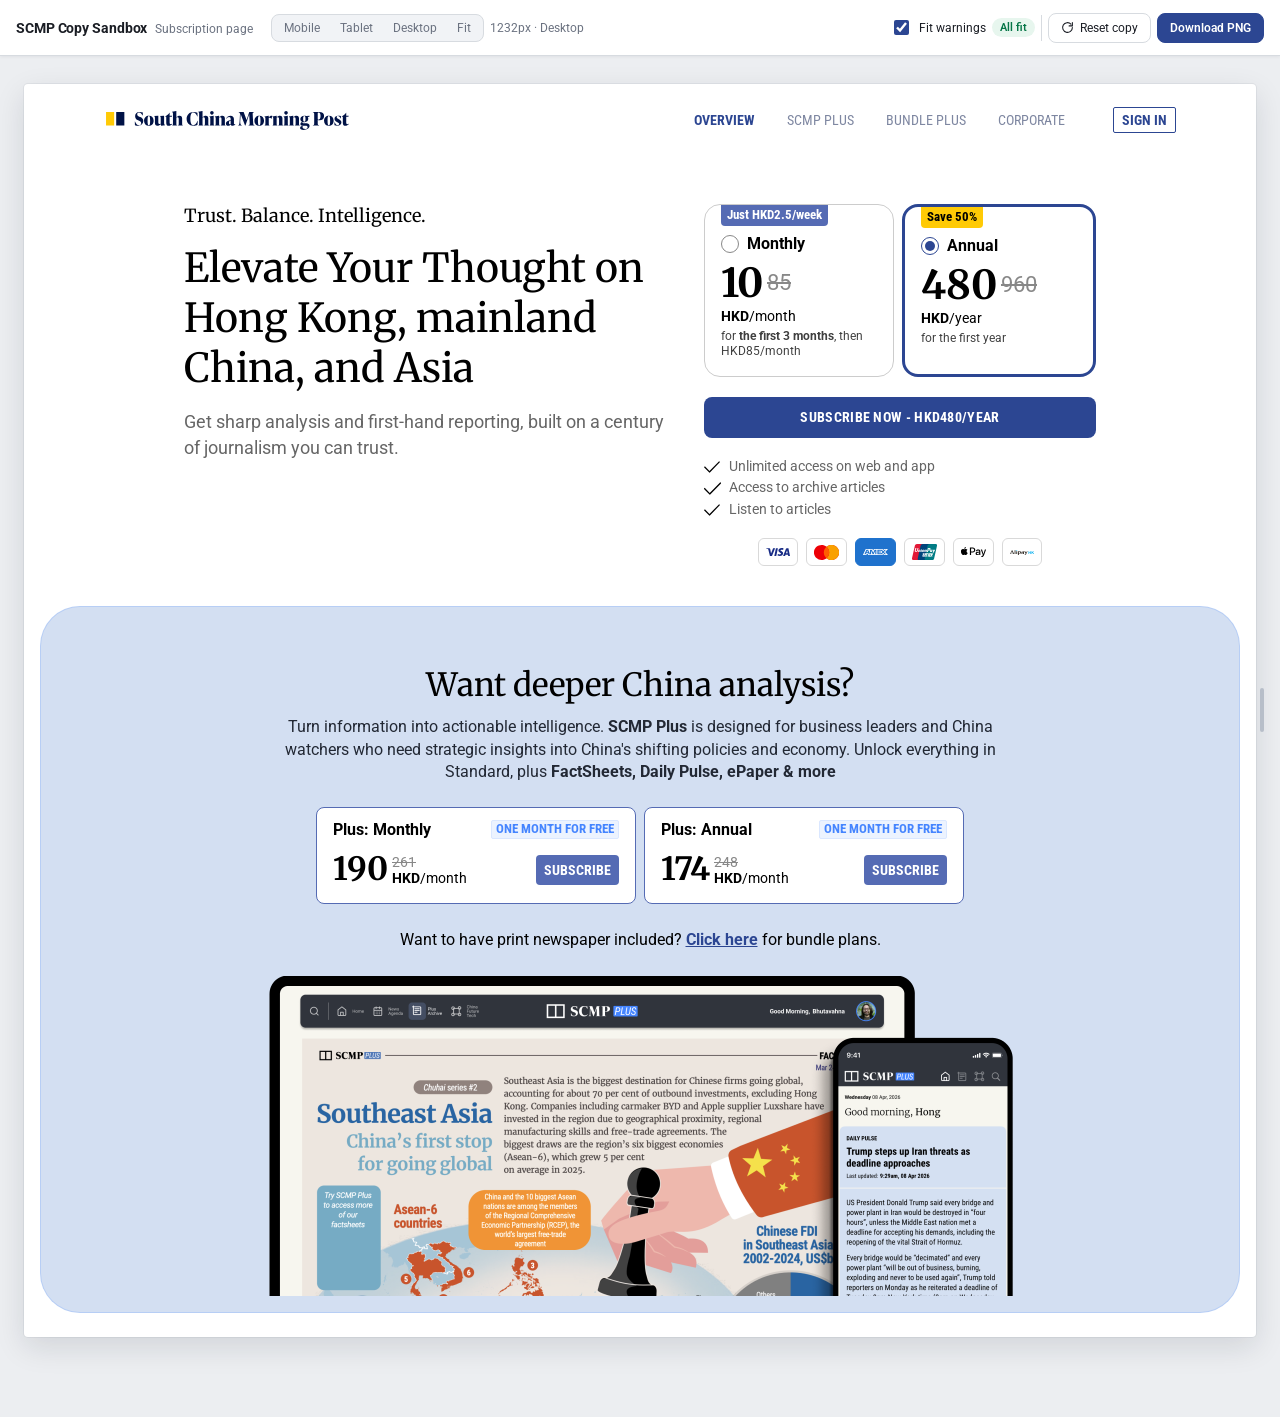
<file: copy-sandbox/subscription.html>
<!doctype html>
<html lang="en">
<head>
<meta charset="utf-8" />
<meta name="viewport" content="width=device-width, initial-scale=1" />
<title>SCMP Copy Sandbox — Subscription page</title>

<link rel="preconnect" href="https://fonts.googleapis.com">
<link rel="preconnect" href="https://fonts.gstatic.com" crossorigin>
<link href="https://fonts.googleapis.com/css2?family=Merriweather:wght@400;700&family=Roboto:wght@400;500;700&family=Roboto+Condensed:wght@400;700&display=swap" rel="stylesheet">

<link rel="stylesheet" href="css/sandbox-ui.css" />
<link rel="stylesheet" href="assets/marks.css" />

<style>
  /* =========================================================
     Subscription page — faithful to Figma "Subscription page"
     (file phRi68xyO6QtunSOsv0QTs). Responsive via CONTAINER
     queries so the preview reflows to its own width — resize
     the frame (or the browser) and copy flows exactly.
     Breakpoints: <768 mobile · 768–1023 tablet · ≥1024 desktop
     ========================================================= */
  .scmp {
    container-type: inline-size;
    --navy: #001246;
    --marigold: #ffca05;
    --action: #2c4692;
    --light-action: #556bb4;
    --grey250: #cccccc;
    --grey500: #888888;
    --grey700: #666666;
    --grey800: #404040;
    --serif: "Merriweather", Georgia, "Times New Roman", serif;
    --sans: "Roboto", system-ui, -apple-system, sans-serif;
    --cond: "Roboto Condensed", "Roboto", sans-serif;
    font-family: var(--sans);
    color: #000;
    background: #fff;
    line-height: 1.3;
  }
  .scmp *, .scmp *::before, .scmp *::after { box-sizing: border-box; }
  .scmp p { margin: 0; }

  /* ---------------- header ---------------- */
  .scmp-hdr {
    display: flex; align-items: center; gap: 12px;
    min-height: 56px; padding: 0 16px;
  }
  .scmp-logo { display: flex; align-items: center; }
  .scmp-logo-img { display: block; height: 15px; width: auto; }   /* inline SVG → stays crisp in the PNG export */

  .scmp-nav { display: none; gap: 32px; margin-right: 36px; }
  .scmp-nav .nav-item { font-family: var(--cond); font-weight: 400; font-size: 14px; color: var(--navy); opacity: .5; text-transform: uppercase; }
  .scmp-nav .nav-item.active { font-weight: 700; color: var(--action); opacity: 1; }

  .scmp-hdr .spacer { flex: 1; }
  .scmp-signin {
    font-family: var(--cond); font-weight: 700; text-transform: uppercase;
    font-size: 14px; color: var(--action);
    border: 1px solid var(--action); border-radius: 2px; padding: 4px 8px; background: #fff;
  }
  .scmp-burger { width: 22px; height: 16px; display: inline-flex; flex-direction: column; justify-content: space-between; }
  .scmp-burger i { height: 2px; background: var(--navy); border-radius: 2px; display: block; }

  /* ---------------- hero ----------------
     Type + column widths are FLUID (container-query units) so copy flows
     with no snap across breakpoints. Sizes are anchored to the Figma frames:
     headline 28 (≤767) → 32 (1023) → 40 (1440); text column 296 (768) →
     392 (1023) → 480 (1440). Mobile is single-column, centered. */
  .scmp-hero {
    display: flex; flex-direction: column; gap: 24px;
    max-width: 592px; margin: 0 auto; padding: 32px 16px 40px;   /* 560 content + 16 padding, like the 767 frame */
  }
  .scmp-text { display: flex; flex-direction: column; gap: 16px; align-items: center; text-align: center; }
  .scmp-tagline { font-family: var(--serif); font-weight: 400; font-size: 16px; color: #000; }
  .scmp-headline { font-family: var(--serif); font-weight: 400; font-size: 28px; line-height: 1.25; color: #000; margin: 0; }
  .scmp-subhead { font-family: var(--sans); font-weight: 400; font-size: 16px; line-height: 1.4; color: var(--grey700); max-width: 640px; }

  .scmp-offer { display: flex; flex-direction: column; gap: 20px; }

  /* cards */
  .scmp-cards { display: flex; gap: 8px; align-items: stretch; }
  .scmp-card {
    position: relative; flex: 1 1 0; min-width: 0; cursor: pointer;
    background: #fff; border: 1px solid var(--grey250); border-radius: 16px;
    padding: 0 16px 16px; display: flex; flex-direction: column; gap: 8px;
  }
  /* border-box keeps the card's outer size constant, so selecting doesn't shift layout */
  .scmp-card.is-selected { border: 3px solid var(--action); }
  .scmp-tag {
    align-self: flex-start; margin-left: 0;
    font-family: var(--cond); font-weight: 700; font-size: 13px; line-height: 1.3;
    color: #fff; background: var(--light-action);
    padding: 2px 6px; border-radius: 0 0 4px 4px;
  }
  .scmp-tag.tag--save { background: var(--marigold); color: #000; }

  .scmp-tier { display: flex; align-items: center; gap: 8px; }
  .scmp-radio { width: 18px; height: 18px; border-radius: 50%; border: 1.5px solid var(--grey500); flex: 0 0 auto; position: relative; cursor: pointer; }
  .scmp-radio.on { border-color: var(--action); }
  .scmp-radio.on::after { content: ""; position: absolute; inset: 3px; border-radius: 50%; background: var(--action); }
  .scmp-tier-name { font-family: var(--sans); font-weight: 700; font-size: 16px; color: #000; }

  .scmp-price-group { display: flex; flex-direction: column; gap: 4px; }
  .scmp-price-row { display: flex; align-items: flex-start; gap: 4px; }
  .scmp-price { font-family: var(--serif); font-weight: 700; font-size: 40px; line-height: 1; color: #000; }
  .scmp-strike { font-family: var(--sans); font-weight: 400; font-size: 22px; color: var(--grey500); text-decoration: line-through; margin-top: 6px; }
  .scmp-unit { font-family: var(--sans); font-size: 14px; line-height: 1.3; color: #000; }
  .scmp-unit b { font-weight: 700; }
  .scmp-fine { font-family: var(--sans); font-weight: 400; font-size: 12px; line-height: 1.3; color: var(--grey800); }
  .scmp-fine b { font-weight: 700; }

  /* cta */
  .scmp-cta {
    width: 100%; border: 0; cursor: default;
    background: var(--action); color: #fff; border-radius: 8px;
    font-family: var(--cond); font-weight: 700; text-transform: uppercase;
    font-size: 14px; letter-spacing: .3px; line-height: 1.2; padding: 12px 16px; text-align: center;
  }
  .cta-price { pointer-events: none; }   /* auto-generated from the selected plan */

  /* benefits */
  .scmp-benefits { list-style: none; margin: 0; padding: 0; display: flex; flex-direction: column; gap: 4px; }
  .scmp-benefits li { display: flex; align-items: flex-start; gap: 8px; }
  .scmp-benefits .tick { width: 16.5px; height: 16.5px; flex: 0 0 auto; margin-top: 1px; }
  .scmp-benefits span { font-family: var(--sans); font-size: 14px; line-height: 1.2; color: var(--grey700); }

  /* payments */
  .scmp-pays { display: flex; gap: 8px; flex-wrap: wrap; justify-content: center; }
  .scmp-pay { width: 40.83px; height: 28px; border: .6px solid #d9d9d9; border-radius: 6px; background: #fff; display: flex; align-items: center; justify-content: center; padding: 5px 7px; }
  .scmp-pay i { display: block; width: 100%; height: 100%; }
  .scmp-pay.amex { background: #1f72cd; border-color: #1f72cd; }

  /* ---------------- Plus section (SCMP Plus upsell, below hero) ----------------
     Fonts/sizes verified against Figma node 7:1178. */
  .scmp-plus { display: flex; flex-direction: column; align-items: center; padding: 0 16px 24px; }
  .plus-card {
    width: 100%; max-width: 1280px;
    background: #d3dff2; border: 1px solid rgba(69, 133, 255, .2); border-radius: 40px;
    padding: 40px 16px 16px; overflow: hidden;
    display: flex; flex-direction: column; align-items: center; gap: 24px;
  }
  .plus-intro { display: flex; flex-direction: column; align-items: center; gap: 8px; max-width: 720px; text-align: center; }
  .plus-title { font-family: var(--serif); font-weight: 400; font-size: 24px; line-height: 1.4; color: #000; margin: 0; }   /* 24 mobile → 28 tablet → 32 desktop */
  .plus-body { font-family: var(--sans); font-weight: 400; font-size: 16px; line-height: 1.4; color: #222834; }
  .plus-body b { font-weight: 700; }

  .plus-plans { display: flex; flex-wrap: wrap; gap: 8px; align-items: stretch; justify-content: center; width: 100%; }
  .plus-plan { width: 320px; max-width: 100%; background: #fff; border: 1px solid var(--light-action); border-radius: 8px; padding: 12px 16px; display: flex; flex-direction: column; gap: 8px; }
  .plus-plan-head { display: flex; align-items: flex-start; justify-content: space-between; gap: 8px; width: 100%; }
  .plus-plan-name { font-family: var(--sans); font-weight: 700; font-size: 16px; color: #000; }
  .plus-tag { font-family: var(--cond); font-weight: 700; font-size: 13px; line-height: 1.3; text-transform: uppercase; color: #4585ff; background: #ecf3ff; border: 1px solid #dae7ff; border-radius: 2px; padding: 0 4px; white-space: nowrap; }
  .plus-price-row { display: flex; align-items: center; justify-content: space-between; gap: 8px; width: 100%; }
  .plus-price-left { display: flex; align-items: center; gap: 4px; }
  .plus-price { font-family: var(--serif); font-weight: 700; font-size: 32px; line-height: 1.3; color: #000; }
  .plus-unit { display: flex; flex-direction: column; align-items: flex-start; line-height: 1.15; }
  .plus-strike { font-family: var(--sans); font-weight: 400; font-size: 14px; color: var(--grey500); text-decoration: line-through; }
  .plus-per { font-family: var(--sans); font-weight: 400; font-size: 14px; color: #000; }
  .plus-per b { font-weight: 700; }
  .plus-sub { font-family: var(--cond); font-weight: 700; font-size: 14px; line-height: 1.3; text-transform: uppercase; color: #fff; background: var(--light-action); border: 0; border-radius: 4px; padding: 6px 8px; white-space: nowrap; cursor: text; }

  .plus-bundle { font-family: var(--sans); font-weight: 400; font-size: 16px; line-height: 1.5; text-align: center; color: #000; }
  .plus-link { color: var(--action); font-weight: 700; text-decoration: underline; }

  .plus-visual { width: 800px; max-width: 100%; }
  .plus-visual img { display: block; width: 100%; height: auto; }

  /* ================= TABLET  (768–1023) =================
     Two columns. Font sizes are FIXED (28→ tablet 32); only the column
     WIDTH is fluid (688→784 content, so text col 296→392), so the copy
     rewraps line-by-line as the width changes. Text left-aligned. */
  @container (min-width: 768px) {
    .scmp-hdr { min-height: 64px; }
    .scmp-logo-img { height: 17px; }
    .scmp-hero {
      --offer: 360px; --gap: 32px;
      display: grid; grid-template-columns: minmax(0, 1fr) var(--offer); gap: var(--gap);
      align-items: start;
      width: clamp(688px, calc(37.6cqw + 399px), 784px);
      max-width: 100%; margin: 0 auto; padding: 48px 0 40px;
    }
    .scmp-text { align-items: flex-start; text-align: left; }
    .scmp-tagline { font-size: 18px; }
    .scmp-headline { font-size: 32px; }
    .scmp-subhead { font-size: 16px; }
    .plus-card { padding: 48px 40px 16px; }
    .plus-title { font-size: 28px; }
  }

  /* ================= DESKTOP (≥1024) =================
     Font sizes FIXED (headline 40, subhead 18); only the column WIDTH is
     fluid — content 784→912 (text col 392→480), offer 360→392, gap 32→40 —
     so the copy rewraps as the width changes. Widths join tablet at 1024. */
  @container (min-width: 1024px) {
    .scmp-hdr { min-height: 72px; padding: 0 80px; }
    .scmp-nav { display: flex; }
    .scmp-burger { display: none; }
    .scmp-logo-img { height: 20px; }
    .scmp-hero {
      /* Container reaches its 912px cap (the Figma desktop width) by ~1152px
         and holds it through 1440; offer/gap finish ramping at the same point.
         Values are continuous with tablet at 1024 (784 content, 392 text col). */
      --offer: clamp(360px, calc(360px + (100cqw - 1024px) * 0.25), 392px);
      --gap: clamp(32px, calc(32px + (100cqw - 1024px) * 0.0625), 40px);
      width: min(calc(100cqw - 240px), 912px);
      padding: 48px 0 40px;
    }
    .scmp-headline { font-size: 40px; }
    .scmp-tagline { font-size: 18px; }
    .scmp-subhead { font-size: 18px; }
    .plus-card { padding: 56px 80px 16px; }
    .plus-title { font-size: 32px; }
  }
</style>
</head>

<body data-surface="subscription">

  <!-- ===================== TOOLBAR (not captured) ===================== -->
  <div class="cs-toolbar" data-html2canvas-ignore="true">
    <div class="cs-brand"><b>SCMP Copy Sandbox</b><span>Subscription page</span></div>

    <div class="cs-group">
      <div class="cs-seg">
        <button data-preset="375">Mobile</button>
        <button data-preset="768">Tablet</button>
        <button data-preset="1280">Desktop</button>
        <button data-preset="full">Fit</button>
      </div>
      <span class="cs-readout" data-width-readout>—</span>
    </div>

    <div class="cs-group cs-group--right">
      <label class="cs-check"><input type="checkbox" data-toggle-warnings checked> Fit warnings</label>
      <span class="cs-warn-count" data-warn-count>All fit</span>
      <div class="cs-sep"></div>
      <button class="cs-btn" data-reset title="Revert all copy back to the original">
        <svg viewBox="0 0 24 24" fill="none" stroke="currentColor" stroke-width="2" stroke-linecap="round" stroke-linejoin="round" aria-hidden="true"><path d="M21 12a9 9 0 1 1-2.64-6.36"/><path d="M21 3v6h-6"/></svg>
        <span data-reset-label>Reset copy</span>
      </button>
      <button class="cs-btn cs-btn--primary" data-download>Download PNG</button>
    </div>
  </div>

  <!-- ===================== STAGE ===================== -->
  <div class="cs-stage" data-stage>
    <div class="cs-canvas-wrap" data-canvas-wrap>
      <div class="cs-canvas scmp" data-canvas>

        <!-- header + hero share a subtle gradient backdrop -->
        <div class="scmp-hero-wrap">

        <!-- header -->
        <header class="scmp-hdr">
          <a class="scmp-logo" aria-label="South China Morning Post"><svg class="scmp-logo-img" viewBox="0 0 294 24" fill="none" xmlns="http://www.w3.org/2000/svg" role="img" aria-label="South China Morning Post"><path fill-rule="evenodd" clip-rule="evenodd" d="M0 21.0631H26.8605V0.063097H0V21.0631Z" fill="white"/><path fill-rule="evenodd" clip-rule="evenodd" d="M2.44186 18.6212H12.2093V2.50496H2.44186V18.6212Z" fill="#FFCA05"/><path fill-rule="evenodd" clip-rule="evenodd" d="M14.6512 18.6212H24.4186V2.50496H14.6512V18.6212Z" fill="#001246"/><path d="M293.519 16.38L293.85 16.7337C292.789 17.9716 291.176 18.8779 289.673 18.8779C287.749 18.8779 286.6 17.9937 286.6 15.5179V8.22317H285.45V7.5158L285.76 7.36106C287.661 6.41053 288.987 5.52632 290.402 3.44843H290.667V7.02948H293.674L293.254 8.22317H290.667V15.4295C290.667 16.4905 291.176 16.9769 292.038 16.9769C292.568 16.9769 293.033 16.7779 293.519 16.38Z" fill="#001246"/><path d="M279.952 18.8779C278.935 18.8779 277.476 18.7011 276.592 18.3474L276.393 14.8105H276.658C277.631 16.579 278.603 18.3032 280.46 18.3032C281.433 18.3032 282.228 17.7947 282.228 16.9105C282.228 15.8937 281.455 15.4074 280.018 14.6558L279.134 14.1916C278.338 13.7716 276.592 12.9095 276.592 10.6105C276.592 8.13475 278.603 6.76422 281.035 6.76422C281.919 6.76422 283.4 6.94106 284.328 7.25054V10.2126H284.063C283.223 8.64317 282.251 7.33896 280.792 7.33896C279.753 7.33896 279.266 7.9358 279.266 8.59896C279.266 9.6158 280.151 10.1242 280.902 10.5221L281.786 10.9863C283.289 11.7821 284.903 12.5558 284.903 14.8326C284.903 17.3526 282.914 18.8779 279.952 18.8779Z" fill="#001246"/><path d="M269.794 18.8779C266.257 18.8779 264.046 16.579 264.046 12.8653C264.046 9.1958 266.345 6.76422 269.838 6.76422C273.375 6.76422 275.585 9.06317 275.585 12.7769C275.585 16.4463 273.286 18.8779 269.794 18.8779ZM269.838 18.3032C271.208 18.3032 271.341 15.8716 271.341 12.8211C271.341 9.90317 271.164 7.33896 269.794 7.33896C268.423 7.33896 268.291 9.77054 268.291 12.8211C268.291 15.739 268.467 18.3032 269.838 18.3032Z" fill="#001246"/><path d="M250.64 2.52001H258.156C262.135 2.52001 264.102 4.37685 264.102 7.16212C264.102 10.3011 262.201 12.3569 258.554 12.3569C257.692 12.3569 256.962 12.1579 256.476 11.9811V15.6063C256.476 17.2421 256.653 18.3474 258.156 18.3474V18.6126H250.64V18.3474C252.143 18.3474 252.232 17.2421 252.232 15.6063V5.52633C252.232 3.89054 252.143 2.78527 250.64 2.78527V2.52001ZM257.625 11.5832C258.863 11.5832 259.858 10.2347 259.858 7.29475C259.858 4.9958 259.173 3.13896 257.515 3.13896H257.316C256.785 3.13896 256.476 3.40422 256.476 3.93475V10.5221C256.476 11.2516 256.785 11.5832 257.625 11.5832Z" fill="#001246"/><path d="M239.074 15.7611H242.832C245.264 15.7611 246.679 16.9769 246.679 18.9221C246.679 21.8842 243.031 23.9179 239.494 23.9179C236.444 23.9179 235.316 22.68 235.316 21.619C235.316 20.2042 236.576 19.6516 237.637 19.3421L238.08 19.2316H238.61C238.367 19.6737 238.234 20.0274 238.234 20.4916C238.234 22.0169 239.45 22.879 241.528 22.879C243.075 22.879 244.313 22.0611 244.313 20.6905C244.313 19.6295 243.584 18.9884 242.103 18.9884H237.947C236.4 18.9884 235.736 18.1263 235.736 16.9326C235.736 15.8053 236.576 14.9874 237.947 14.1916C236.466 13.5726 235.626 12.379 235.626 10.7432C235.626 8.37791 237.483 6.76422 240.401 6.76422C241.263 6.76422 242.014 6.89685 242.655 7.1179L246.679 6.80843L246.259 8.40001L244.313 8.20106C244.866 8.82001 245.153 9.66001 245.153 10.6326C245.153 13.02 243.319 14.6116 240.401 14.6116C239.715 14.6116 239.074 14.5232 238.522 14.3684C238.19 14.6337 238.057 14.7884 238.057 15.12C238.057 15.4737 238.279 15.7611 239.074 15.7611ZM240.401 7.33896C239.207 7.33896 238.986 8.73159 238.986 10.6769C238.986 12.6221 239.207 14.0369 240.401 14.0369C241.594 14.0369 241.793 12.6221 241.793 10.6769C241.793 8.73159 241.594 7.33896 240.401 7.33896Z" fill="#001246"/><path d="M234.026 10.2126V16.1811C234.026 17.5958 234.093 18.3474 234.999 18.3474V18.6126H228.986V18.3474C229.893 18.3474 229.959 17.5958 229.959 16.1811V11.1853C229.959 9.68212 229.782 8.79791 228.544 8.79791C228.146 8.79791 227.572 8.93054 227.085 9.12948V16.1811C227.085 17.5958 227.152 18.3474 228.058 18.3474V18.6126H222.045V18.3474C222.952 18.3474 223.018 17.5958 223.018 16.1811V10.0358C223.018 8.62106 222.642 8.22317 221.891 7.95791V7.69264L226.909 6.80843H227.085V8.51054C228.124 7.5158 229.561 6.76422 231.064 6.76422C233.164 6.76422 234.026 8.00212 234.026 10.2126Z" fill="#001246"/><path d="M218.469 5.57054C217.275 5.57054 216.324 4.62001 216.324 3.42633C216.324 2.27685 217.275 1.32632 218.469 1.32632C219.618 1.32632 220.569 2.27685 220.569 3.42633C220.569 4.62001 219.618 5.57054 218.469 5.57054ZM221.541 18.6126H215.529V18.3474C216.435 18.3474 216.501 17.5958 216.501 16.1811V10.0358C216.501 8.62106 216.126 8.22317 215.374 7.9579V7.69264L220.392 6.80843H220.569V16.1811C220.569 17.5958 220.635 18.3474 221.541 18.3474V18.6126Z" fill="#001246"/><path d="M214.128 10.2126V16.1811C214.128 17.5958 214.195 18.3474 215.101 18.3474V18.6126H209.088V18.3474C209.995 18.3474 210.061 17.5958 210.061 16.1811V11.1853C210.061 9.68212 209.884 8.79791 208.646 8.79791C208.248 8.79791 207.674 8.93054 207.187 9.12948V16.1811C207.187 17.5958 207.254 18.3474 208.16 18.3474V18.6126H202.147V18.3474C203.054 18.3474 203.12 17.5958 203.12 16.1811V10.0358C203.12 8.62106 202.744 8.22317 201.993 7.95791V7.69264L207.01 6.80843H207.187V8.51054C208.226 7.5158 209.663 6.76422 211.166 6.76422C213.266 6.76422 214.128 8.00212 214.128 10.2126Z" fill="#001246"/><path d="M200.962 6.76422C201.249 6.76422 201.559 6.83054 201.89 6.94106L201.117 10.3895H200.896C200.255 9.54948 199.591 9.1958 198.84 9.1958C198.486 9.1958 198.088 9.28422 197.735 9.46106V16.1811C197.735 17.5958 197.801 18.3474 198.707 18.3474V18.6126H192.695V18.3474C193.601 18.3474 193.667 17.5958 193.667 16.1811V10.0358C193.667 8.62106 193.291 8.22317 192.54 7.95791V7.69264L197.558 6.80843H197.735V8.79791C198.707 7.47159 199.746 6.76422 200.962 6.76422Z" fill="#001246"/><path d="M186.25 18.8779C182.714 18.8779 180.503 16.579 180.503 12.8653C180.503 9.1958 182.802 6.76422 186.295 6.76422C189.832 6.76422 192.042 9.06317 192.042 12.7769C192.042 16.4463 189.743 18.8779 186.25 18.8779ZM186.295 18.3032C187.665 18.3032 187.798 15.8716 187.798 12.8211C187.798 9.90317 187.621 7.33896 186.25 7.33896C184.88 7.33896 184.747 9.77054 184.747 12.8211C184.747 15.739 184.924 18.3032 186.295 18.3032Z" fill="#001246"/><path d="M178.442 5.39369L179.016 15.739C179.105 17.3747 179.193 18.3474 180.696 18.3474V18.6126H173.335V18.3474C174.838 18.3474 174.927 17.3747 174.838 15.739L174.242 4.97369L169.776 18.6126H169.246L163.963 4.88527L163.498 13.5284C163.344 16.5126 164.139 18.259 165.422 18.3474V18.6126H161.001V18.3474C162.194 18.2148 162.592 16.4905 162.747 13.5284L163.189 5.08422C163.277 3.51475 162.526 2.96212 161.597 2.78527V2.52001H167.566L171.125 12.1358L174.286 2.52001H180.033V2.78527C178.53 2.9179 178.353 3.7579 178.442 5.39369Z" fill="#001246"/><path d="M157.275 16.7779L157.584 17.0653C157.231 17.6179 156.214 18.8779 154.357 18.8779C152.832 18.8779 152.345 18.06 152.213 17.2863C151.483 18.2369 150.179 18.8779 148.897 18.8779C147.327 18.8779 146.288 17.9495 146.288 16.4463C146.288 14.6337 147.482 13.3737 150.046 12.6663L151.992 12.1358V11.0526C151.992 10.4337 151.992 8.53264 150.024 8.53264C148.698 8.53264 147.659 9.41685 147.084 10.4337L146.642 10.2569C147.372 8.00212 149.427 6.76422 151.903 6.76422C154.423 6.76422 155.926 8.26738 155.926 10.8758V15.739C155.926 16.4684 155.926 17.0653 156.567 17.0653C156.833 17.0653 157.098 16.9547 157.275 16.7779ZM151.174 17.1537C151.439 17.1537 151.726 17.0432 151.992 16.8221V12.7105L151.594 12.8874C150.267 13.4621 149.958 14.0369 149.958 15.3632C149.958 16.6011 150.555 17.1537 151.174 17.1537Z" fill="#001246"/><path d="M145.065 10.2126V16.1811C145.065 17.5958 145.131 18.3474 146.038 18.3474V18.6126H140.025V18.3474C140.931 18.3474 140.998 17.5958 140.998 16.1811V11.1853C140.998 9.68212 140.821 8.79791 139.583 8.79791C139.185 8.79791 138.61 8.93054 138.124 9.12948V16.1811C138.124 17.5958 138.19 18.3474 139.096 18.3474V18.6126H133.084V18.3474C133.99 18.3474 134.056 17.5958 134.056 16.1811V10.0358C134.056 8.62106 133.681 8.22317 132.929 7.95791V7.69264L137.947 6.80843H138.124V8.51054C139.163 7.5158 140.6 6.76422 142.103 6.76422C144.203 6.76422 145.065 8.00212 145.065 10.2126Z" fill="#001246"/><path d="M129.507 5.57054C128.313 5.57054 127.363 4.62001 127.363 3.42633C127.363 2.27685 128.313 1.32632 129.507 1.32632C130.657 1.32632 131.607 2.27685 131.607 3.42633C131.607 4.62001 130.657 5.57054 129.507 5.57054ZM132.58 18.6126H126.567V18.3474C127.473 18.3474 127.54 17.5958 127.54 16.1811V10.0358C127.54 8.62106 127.164 8.22317 126.412 7.9579V7.69264L131.43 6.80843H131.607V16.1811C131.607 17.5958 131.673 18.3474 132.58 18.3474V18.6126Z" fill="#001246"/><path d="M125.166 10.2126V16.1811C125.166 17.5958 125.232 18.3474 126.138 18.3474V18.6126H120.126V18.3474C121.032 18.3474 121.098 17.5958 121.098 16.1811V11.1853C121.098 9.68212 120.921 8.7979 119.684 8.7979C119.286 8.7979 118.711 8.93054 118.225 9.12948V16.1811C118.225 17.5958 118.291 18.3474 119.197 18.3474V18.6126H113.185V18.3474C114.091 18.3474 114.157 17.5958 114.157 16.1811V4.37685C114.157 2.96212 113.781 2.56422 113.03 2.29896V2.03369L118.048 1.32632H118.225V8.51054C119.264 7.5158 120.7 6.76422 122.204 6.76422C124.304 6.76422 125.166 8.00212 125.166 10.2126Z" fill="#001246"/><path d="M107.319 18.8779C102.234 18.8779 99.1397 15.6947 99.1397 10.6105C99.1397 5.68106 102.632 2.25475 107.319 2.25475C109.264 2.25475 111.077 2.87369 112.138 3.40422L112.27 7.71475H112.005C110.878 5.01791 109.529 2.87369 107.23 2.87369C104.489 2.87369 103.649 5.94633 103.649 10.5442C103.649 15.2305 104.71 18.259 107.23 18.259C109.529 18.259 110.944 16.0484 112.359 12.9537H112.624L112.093 17.8611C111.032 18.3032 109.264 18.8779 107.319 18.8779Z" fill="#001246"/><path d="M93.7641 10.2126V16.1811C93.7641 17.5958 93.8304 18.3474 94.7368 18.3474V18.6126H88.7241V18.3474C89.6304 18.3474 89.6967 17.5958 89.6967 16.1811V11.1853C89.6967 9.68212 89.5199 8.7979 88.282 8.7979C87.8841 8.7979 87.3094 8.93054 86.8231 9.12948V16.1811C86.8231 17.5958 86.8894 18.3474 87.7957 18.3474V18.6126H81.7831V18.3474C82.6894 18.3474 82.7557 17.5958 82.7557 16.1811V4.37685C82.7557 2.96212 82.3799 2.56422 81.6283 2.29896V2.03369L86.6462 1.32632H86.8231V8.51054C87.862 7.5158 89.2989 6.76422 90.802 6.76422C92.902 6.76422 93.7641 8.00212 93.7641 10.2126Z" fill="#001246"/><path d="M81.6062 16.38L81.9378 16.7337C80.8767 17.9716 79.2631 18.8779 77.7599 18.8779C75.8367 18.8779 74.6873 17.9937 74.6873 15.5179V8.22317H73.5378V7.5158L73.8473 7.36106C75.7483 6.41053 77.0746 5.52632 78.4894 3.44843H78.7546V7.02948H81.761L81.341 8.22317H78.7546V15.4295C78.7546 16.4905 79.2631 16.9769 80.1252 16.9769C80.6557 16.9769 81.1199 16.7779 81.6062 16.38Z" fill="#001246"/><path d="M72.1179 6.80843V15.6505C72.1179 17.0653 72.4937 17.6842 73.2453 17.9495V18.2147L68.7358 18.8779H68.5589L68.1389 17.0432C67.0779 18.0821 65.6189 18.8779 64.0716 18.8779C61.9716 18.8779 61.1095 17.64 61.1095 15.4295V9.54948C61.1095 8.13475 60.6895 7.60422 59.9379 7.33896V7.07369L65 6.80843H65.1768V14.4569C65.1768 15.96 65.3537 16.8442 66.5916 16.8442C66.9895 16.8442 67.5642 16.7116 68.0505 16.5126V9.54948C68.0505 8.13475 67.6305 7.60422 66.8789 7.33896V7.07369L71.941 6.80843H72.1179Z" fill="#001246"/><path d="M53.8011 18.8779C50.2642 18.8779 48.0537 16.579 48.0537 12.8653C48.0537 9.1958 50.3527 6.76422 53.8453 6.76422C57.3821 6.76422 59.5927 9.06317 59.5927 12.7769C59.5927 16.4463 57.2937 18.8779 53.8011 18.8779ZM53.8453 18.3032C55.2158 18.3032 55.3484 15.8716 55.3484 12.8211C55.3484 9.90317 55.1716 7.33896 53.8011 7.33896C52.4306 7.33896 52.2979 9.77054 52.2979 12.8211C52.2979 15.739 52.4748 18.3032 53.8453 18.3032Z" fill="#001246"/><path d="M41.5194 18.8779C40.2594 18.8779 38.2257 18.5463 37.1204 18.1926L36.9436 13.6611H37.2088C38.4467 16.4463 39.6625 18.259 42.0057 18.259C43.7299 18.259 44.6583 17.2642 44.6583 15.7611C44.6583 14.0147 43.2436 13.2853 41.5194 12.4895L40.3257 11.9369C39.353 11.4947 37.3194 10.4337 37.3194 7.40527C37.3194 4.44317 39.2867 2.25475 42.3152 2.25475C43.5309 2.25475 45.4983 2.60843 46.5594 2.9179V6.58738H46.2941C44.8794 4.1558 43.9067 2.87369 42.072 2.87369C40.5025 2.87369 39.8173 3.82422 39.8173 5.19475C39.8173 6.72001 40.812 7.27264 42.3152 7.95791L43.5088 8.51054C45.4099 9.39475 47.1562 10.4558 47.1562 13.3295C47.1562 16.6011 44.813 18.8779 41.5194 18.8779Z" fill="#001246"/></svg></a>
          <span class="spacer"></span>
          <nav class="scmp-nav">
            <span class="nav-item active editable" data-label="Nav · Overview" data-single>OVERVIEW</span>
            <span class="nav-item editable" data-label="Nav 2" data-single>SCMP PLUS</span>
            <span class="nav-item editable" data-label="Nav 3" data-single>BUNDLE PLUS</span>
            <span class="nav-item editable" data-label="Nav 4" data-single>CORPORATE</span>
          </nav>
          <button class="scmp-signin editable" data-label="Sign in" data-single>SIGN IN</button>
          <span class="scmp-burger"><i></i><i></i><i></i></span>
        </header>

        <!-- hero -->
        <section class="scmp-hero">
          <div class="scmp-text">
            <p class="scmp-tagline editable" data-label="Tagline" data-maxlen="40" data-maxlines="1" data-single>Trust. Balance. Intelligence.</p>
            <h1 class="scmp-headline editable" data-label="Headline" data-maxlen="80">Elevate Your Thought on Hong Kong, mainland China, and Asia</h1>
            <p class="scmp-subhead editable" data-label="Sub-headline" data-maxlen="200">Get sharp analysis and first-hand reporting, built on a century of journalism you can trust.</p>
          </div>

          <div class="scmp-offer">
            <div class="scmp-cards">
              <!-- Monthly -->
              <div class="scmp-card">
                <span class="scmp-tag editable" data-label="Monthly · tag" data-maxlen="20" data-single>Just HKD2.5/week</span>
                <div class="scmp-tier">
                  <span class="scmp-radio"></span>
                  <span class="scmp-tier-name editable" data-label="Monthly · name" data-single>Monthly</span>
                </div>
                <div class="scmp-price-group">
                  <div class="scmp-price-row">
                    <span class="scmp-price editable" data-label="Monthly · price" data-single>10</span>
                    <span class="scmp-strike editable" data-label="Monthly · was" data-single>85</span>
                  </div>
                  <p class="scmp-unit editable" data-label="Monthly · unit" data-single><b>HKD</b>/month</p>
                  <p class="scmp-fine editable" data-label="Monthly · fine print" data-maxlen="60">for <b>the first 3 months</b>, then HKD85/month</p>
                </div>
              </div>
              <!-- Annual (selected) -->
              <div class="scmp-card is-selected">
                <span class="scmp-tag tag--save editable" data-label="Annual · tag" data-maxlen="20" data-single>Save 50%</span>
                <div class="scmp-tier">
                  <span class="scmp-radio on"></span>
                  <span class="scmp-tier-name editable" data-label="Annual · name" data-single>Annual</span>
                </div>
                <div class="scmp-price-group">
                  <div class="scmp-price-row">
                    <span class="scmp-price editable" data-label="Annual · price" data-single>480</span>
                    <span class="scmp-strike editable" data-label="Annual · was" data-single>960</span>
                  </div>
                  <p class="scmp-unit editable" data-label="Annual · unit" data-single><b>HKD</b>/year</p>
                  <p class="scmp-fine editable" data-label="Annual · fine print" data-maxlen="60">for the first year</p>
                </div>
              </div>
            </div>

            <div class="scmp-cta"><span class="cta-label editable" data-label="CTA label" data-single>SUBSCRIBE NOW</span><span class="cta-price" data-cta-price></span></div>

            <ul class="scmp-benefits">
              <li><i class="tick mark-tick"></i><span class="editable" data-label="Benefit 1" data-maxlen="80" data-single>Unlimited access on web and app</span></li>
              <li><i class="tick mark-tick"></i><span class="editable" data-label="Benefit 2" data-maxlen="80" data-single>Access to archive articles</span></li>
              <li><i class="tick mark-tick"></i><span class="editable" data-label="Benefit 3" data-maxlen="80" data-single>Listen to articles</span></li>
            </ul>

            <div class="scmp-pays">
              <span class="scmp-pay"><i class="mark-visa"></i></span>
              <span class="scmp-pay"><i class="mark-mastercard"></i></span>
              <span class="scmp-pay amex"><i class="mark-amex"></i></span>
              <span class="scmp-pay"><i class="mark-unionpay"></i></span>
              <span class="scmp-pay"><i class="mark-applepay"></i></span>
              <span class="scmp-pay"><i class="mark-alipay"></i></span>
            </div>
          </div>
        </section>
        </div><!-- /scmp-hero-wrap -->

        <!-- Plus section (SCMP Plus upsell) -->
        <section class="scmp-plus">
          <div class="plus-card">
            <div class="plus-intro">
              <h2 class="plus-title editable" data-label="Plus · heading" data-maxlen="40" data-single>Want deeper China analysis?</h2>
              <p class="plus-body editable" data-label="Plus · body">Turn information into actionable intelligence. <b>SCMP Plus</b> is designed for business leaders and China watchers who need strategic insights into China's shifting policies and economy. Unlock everything in Standard, plus <b>FactSheets, Daily Pulse, ePaper &amp; more</b></p>
            </div>

            <div class="plus-plans">
              <div class="plus-plan">
                <div class="plus-plan-head">
                  <span class="plus-plan-name editable" data-label="Plus Monthly · name" data-single>Plus: Monthly</span>
                  <span class="plus-tag editable" data-label="Plus Monthly · tag" data-single>One month for free</span>
                </div>
                <div class="plus-price-row">
                  <div class="plus-price-left">
                    <span class="plus-price editable" data-label="Plus Monthly · price" data-single>190</span>
                    <div class="plus-unit">
                      <span class="plus-strike editable" data-label="Plus Monthly · was" data-single>261</span>
                      <span class="plus-per editable" data-label="Plus Monthly · unit" data-single><b>HKD</b>/month</span>
                    </div>
                  </div>
                  <button class="plus-sub editable" data-label="Plus Monthly · button" data-single>Subscribe</button>
                </div>
              </div>

              <div class="plus-plan">
                <div class="plus-plan-head">
                  <span class="plus-plan-name editable" data-label="Plus Annual · name" data-single>Plus: Annual</span>
                  <span class="plus-tag editable" data-label="Plus Annual · tag" data-single>One month for free</span>
                </div>
                <div class="plus-price-row">
                  <div class="plus-price-left">
                    <span class="plus-price editable" data-label="Plus Annual · price" data-single>174</span>
                    <div class="plus-unit">
                      <span class="plus-strike editable" data-label="Plus Annual · was" data-single>248</span>
                      <span class="plus-per editable" data-label="Plus Annual · unit" data-single><b>HKD</b>/month</span>
                    </div>
                  </div>
                  <button class="plus-sub editable" data-label="Plus Annual · button" data-single>Subscribe</button>
                </div>
              </div>
            </div>

            <p class="plus-bundle editable" data-label="Plus · bundle line">Want to have print newspaper included? <a class="plus-link">Click here</a> for bundle plans.</p>

            <div class="plus-visual"><img src="assets/plus-visual.png" alt="SCMP Plus on tablet and mobile" /></div>
          </div>
        </section>

      </div><!-- /canvas -->
      <div class="cs-resize" data-resize data-html2canvas-ignore="true" title="Drag to resize"></div>
    </div>
  </div>

  <script src="vendor/html2canvas.min.js"></script>
  <script src="js/analytics.js"></script>
  <script src="js/sandbox.js"></script>

  <!-- Subscription-specific behaviour: plan selection + dynamic CTA.
       Click a plan card (or its radio) to select it; the CTA suffix mirrors
       the selected plan's price + unit and updates live as they're edited. -->
  <script>
  (function () {
    var canvas = document.querySelector('[data-canvas]');
    var cards = Array.prototype.slice.call(canvas.querySelectorAll('.scmp-card'));
    var ctaPrice = canvas.querySelector('[data-cta-price]');

    function updateCTA() {
      var sel = canvas.querySelector('.scmp-card.is-selected');
      if (!sel || !ctaPrice) return;
      var price = (sel.querySelector('.scmp-price').textContent || '').trim();
      var unit = (sel.querySelector('.scmp-unit').textContent || '').trim(); // e.g. "HKD/year"
      var suffix = unit.replace(/^\s*HKD\s*/i, '').trim();                    // e.g. "/year"
      ctaPrice.textContent = ' - HKD' + price + suffix;
    }

    function selectPlan(card) {
      cards.forEach(function (c) {
        var on = c === card;
        c.classList.toggle('is-selected', on);
        var radio = c.querySelector('.scmp-radio');
        if (radio) radio.classList.toggle('on', on);
      });
      updateCTA();
    }

    cards.forEach(function (card) {
      card.addEventListener('click', function (e) {
        if (e.target.closest('.editable')) return; // let text edits through
        selectPlan(card);
      });
      // keep the CTA in sync when price/unit change (typing OR Reset copy)
      ['.scmp-price', '.scmp-unit'].forEach(function (sel) {
        var el = card.querySelector(sel);
        if (el) new MutationObserver(updateCTA).observe(el, { childList: true, characterData: true, subtree: true });
      });
    });

    updateCTA();
  })();
  </script>
</body>
</html>
</file>
<file: copy-sandbox/css/sandbox-ui.css>
/* SCMP Copy Sandbox — editor chrome (toolbar, stage, counters, warnings).
   Surface-agnostic. The mock's own look lives in each surface's <style>. */

:root {
  --cs-bg: #eceef1;
  --cs-panel: #ffffff;
  --cs-ink: #1a1d24;
  --cs-muted: #6b7280;
  --cs-line: #d7dbe0;
  --cs-accent: #2c4692;
  --cs-accent-ink: #ffffff;
  --cs-warn: #d92d20;
  --cs-ok: #067647;
  --cs-toolbar-h: 56px;
}

* { box-sizing: border-box; }

html, body { margin: 0; height: 100%; }

body {
  background: var(--cs-bg);
  color: var(--cs-ink);
  font-family: "Roboto", system-ui, -apple-system, sans-serif;
  -webkit-font-smoothing: antialiased;
}

/* ---------------- toolbar ---------------- */
.cs-toolbar {
  position: sticky; top: 0; z-index: 50;
  height: var(--cs-toolbar-h);
  display: flex; align-items: center; gap: 18px;
  padding: 0 16px;
  background: var(--cs-panel);
  border-bottom: 1px solid var(--cs-line);
  box-shadow: 0 1px 3px rgba(16, 24, 40, .06);
}
.cs-brand { display: flex; align-items: baseline; gap: 8px; white-space: nowrap; }
.cs-brand b { font-weight: 700; font-size: 14px; letter-spacing: -.1px; }
.cs-brand span { font-size: 12px; color: var(--cs-muted); }

.cs-group { display: flex; align-items: center; gap: 6px; }
.cs-group--right { margin-left: auto; }
.cs-sep { width: 1px; height: 26px; background: var(--cs-line); }

.cs-seg { display: inline-flex; background: #f1f3f6; border: 1px solid var(--cs-line); border-radius: 8px; padding: 2px; }
.cs-seg button {
  border: 0; background: transparent; cursor: pointer;
  font: inherit; font-size: 12px; color: var(--cs-muted);
  padding: 5px 10px; border-radius: 6px; line-height: 1;
}
.cs-seg button.is-active { background: var(--cs-panel); color: var(--cs-ink); box-shadow: 0 1px 2px rgba(16,24,40,.12); font-weight: 600; }

.cs-readout { font-size: 12px; color: var(--cs-muted); min-width: 118px; font-variant-numeric: tabular-nums; }

.cs-check { display: inline-flex; align-items: center; gap: 7px; font-size: 12px; color: var(--cs-ink); cursor: pointer; user-select: none; }
.cs-check input { accent-color: var(--cs-accent); width: 15px; height: 15px; }

.cs-warn-count { font-size: 11px; font-weight: 600; color: var(--cs-ok); padding: 3px 8px; border-radius: 20px; background: #e7f6ee; white-space: nowrap; }
.cs-warn-count.is-bad { color: var(--cs-warn); background: #fdecea; }

.cs-btn {
  display: inline-flex; align-items: center; gap: 6px;
  border: 1px solid var(--cs-line); background: var(--cs-panel);
  font: inherit; font-size: 12px; color: var(--cs-ink);
  padding: 7px 12px; border-radius: 8px; cursor: pointer; white-space: nowrap;
}
.cs-btn svg { width: 13px; height: 13px; flex: 0 0 auto; }
.cs-btn:hover { background: #f6f7f9; }
.cs-btn--primary { background: var(--cs-accent); color: var(--cs-accent-ink); border-color: var(--cs-accent); font-weight: 600; }
.cs-btn--primary:hover { background: var(--cs-accent); filter: brightness(1.1); }
.cs-btn:disabled { opacity: .6; cursor: default; }

/* two-step reset confirm (no native dialog — sandboxed frames block those) */
.cs-btn.cs-armed { border-color: var(--cs-warn); color: var(--cs-warn); }

/* ---------------- stage ---------------- */
.cs-stage {
  padding: 28px 24px 80px;
  overflow-x: auto;
  min-height: calc(100vh - var(--cs-toolbar-h));
  display: flex; justify-content: center;
}
.cs-canvas-wrap {
  position: relative;
  width: 1280px;
  max-width: 100%;
  flex: 0 0 auto;
}
.cs-canvas {
  width: 100%;
  background: #fff;
  border-radius: 4px;
  box-shadow: 0 10px 30px rgba(16, 24, 40, .12), 0 0 0 1px rgba(16,24,40,.05);
  overflow: hidden;
}
/* drag handle on the right edge */
.cs-resize {
  position: absolute; top: 0; right: -12px; width: 12px; height: 100%;
  cursor: ew-resize; display: flex; align-items: center; justify-content: center;
}
.cs-resize::before {
  content: ""; width: 4px; height: 44px; border-radius: 4px;
  background: #b7bec9;
}
.cs-resize:hover::before { background: var(--cs-accent); }
body.cs-resizing { cursor: ew-resize; user-select: none; }

/* ---------------- inline editing affordance ---------------- */
/* Ring-only highlight — never change the element's own background, or fields
   with a coloured background + white text (tags, CTA) become unreadable. */
.editable { outline: none; cursor: text; border-radius: 3px; transition: box-shadow .12s; }
.editable:hover { box-shadow: 0 0 0 1px rgba(44, 70, 146, .35); }
.editable:focus { box-shadow: 0 0 0 2px rgba(44, 70, 146, .9); }

/* fit warnings (only when toggled on) */
body.cs-show-warnings .editable.cs-over { box-shadow: 0 0 0 2px var(--cs-warn); }

/* while capturing: no editing chrome in the screenshot */
body.cs-capturing .editable:hover,
body.cs-capturing .editable:focus,
body.cs-capturing .editable.cs-over { box-shadow: none; }
body.cs-capturing .cs-counter { display: none; }

/* ---------------- floating counter ---------------- */
.cs-counter {
  position: fixed; z-index: 60; pointer-events: none;
  background: #1a1d24; color: #fff; font-size: 11px; font-weight: 600;
  padding: 4px 8px; border-radius: 6px; white-space: nowrap;
  opacity: 0; transform: translateY(4px); transition: opacity .1s, transform .1s;
  box-shadow: 0 4px 12px rgba(16,24,40,.25);
}
.cs-counter.is-on { opacity: 1; transform: translateY(0); }
.cs-counter.is-over { background: var(--cs-warn); }

/* small helper line under the toolbar on first load */
.cs-hint { font-size: 12px; color: var(--cs-muted); }

@media (max-width: 900px) {
  .cs-brand span, .cs-hint { display: none; }
  .cs-toolbar { gap: 10px; overflow-x: auto; }
}
</file>
<file: copy-sandbox/assets/marks.css>
/* SCMP brand + payment marks, inlined as data-URIs (export-safe, no CORS) */
.mark-visa{background-image:url("[data-uri]");background-repeat:no-repeat;background-position:center;background-size:contain;}
.mark-mastercard{background-image:url("[data-uri]");background-repeat:no-repeat;background-position:center;background-size:contain;}
.mark-amex{background-image:url("[data-uri]");background-repeat:no-repeat;background-position:center;background-size:contain;}
.mark-unionpay{background-image:url("[data-uri]");background-repeat:no-repeat;background-position:center;background-size:contain;}
.mark-applepay{background-image:url("[data-uri]");background-repeat:no-repeat;background-position:center;background-size:contain;}
.mark-alipay{background-image:url("[data-uri]");background-repeat:no-repeat;background-position:center;background-size:contain;}
.mark-tick{background-image:url("[data-uri]");background-repeat:no-repeat;background-position:center;background-size:contain;}
.mark-logo{background-image:url("[data-uri]");background-repeat:no-repeat;background-position:left center;background-size:contain;}
.mark-logo-sm{background-image:url("[data-uri]");background-repeat:no-repeat;background-position:left center;background-size:contain;}
</file>
